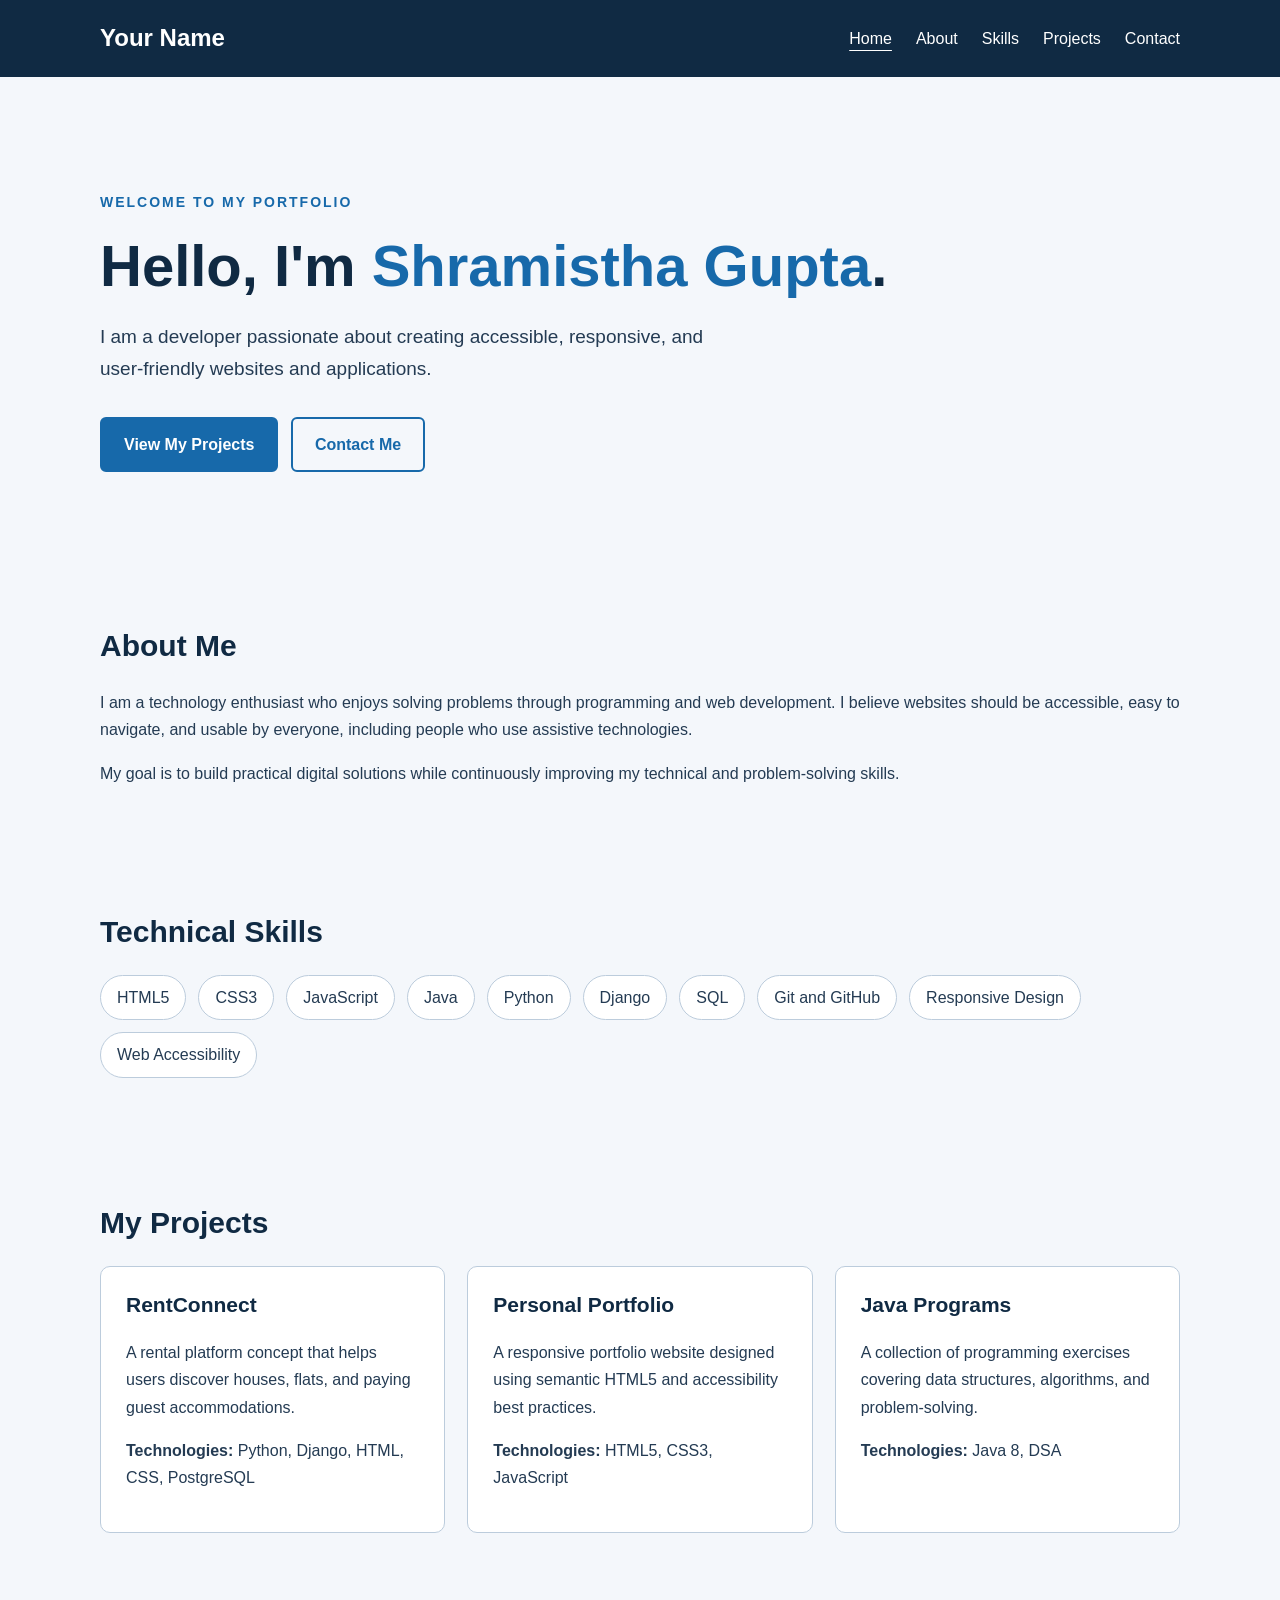
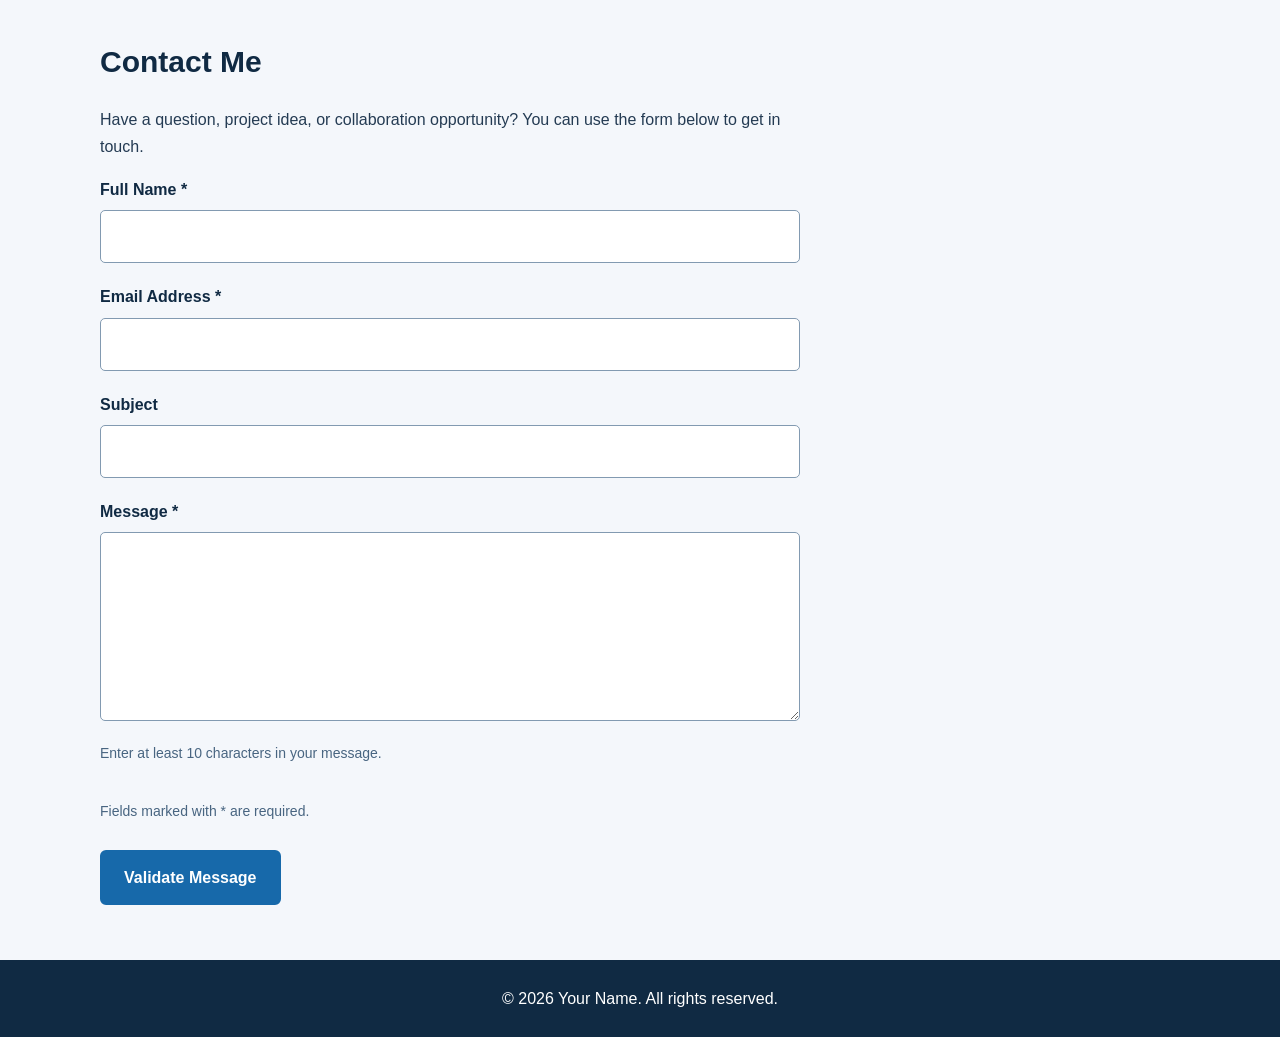
<file: Task1/T1.html>
<!DOCTYPE html>
<html lang="en">
<head>
    <meta charset="UTF-8">
    <meta name="viewport" content="width=device-width, initial-scale=1.0">

    <meta name="description" content="Explore my personal portfolio, projects, technical skills, and web development work. Contact me for collaboration and opportunities.">
    <meta name="author" content="Your Name">
    <meta name="robots" content="index, follow">
    <meta name="theme-color" content="#102a43">

    <title>Your Name | Personal Portfolio</title>

    <style>
        :root {
            --primary: #102a43;
            --secondary: #1769aa;
            --background: #f4f7fb;
            --surface: #ffffff;
            --text: #243b53;
            --muted: #486581;
            --border: #bcccdc;
            --focus: #b54708;
        }

        * {
            box-sizing: border-box;
        }

        html {
            scroll-behavior: smooth;
            scroll-padding-top: 90px;
        }

        body {
            margin: 0;
            font-family: Arial, Helvetica, sans-serif;
            background: var(--background);
            color: var(--text);
            font-size: 16px;
            line-height: 1.7;
        }

        a {
            color: var(--secondary);
            overflow-wrap: anywhere;
        }

        a:focus-visible,
        button:focus-visible,
        input:focus-visible,
        textarea:focus-visible {
            outline: 3px solid var(--focus);
            outline-offset: 4px;
        }

        .skip-link {
            position: absolute;
            top: 10px;
            left: 10px;
            z-index: 1000;
            padding: 10px 16px;
            background: white;
            color: var(--primary);
            transform: translateY(-200%);
        }

        .skip-link:focus {
            transform: translateY(0);
        }

        .container {
            width: min(1080px, calc(100% - 40px));
            margin: auto;
        }

        header.site-header {
            background: var(--primary);
            color: white;
        }

        nav {
            display: flex;
            justify-content: space-between;
            align-items: center;
            flex-wrap: wrap;
            gap: 15px;
            padding: 18px 0;
        }

        .logo {
            color: white;
            font-size: 24px;
            font-weight: bold;
            text-decoration: none;
        }

        .nav-links {
            display: flex;
            flex-wrap: wrap;
            gap: 10px 24px;
            padding: 0;
            margin: 0;
            list-style: none;
        }

        .nav-links a {
            display: inline-block;
            color: white;
            text-decoration: none;
            padding: 6px 0;
        }

        .nav-links a:hover,
        .nav-links a[aria-current="page"] {
            text-decoration: underline;
            text-underline-offset: 6px;
        }

        main {
            min-height: 65vh;
        }

        section {
            padding: 55px 0;
            scroll-margin-top: 20px;
        }

        .hero {
            padding: 100px 0;
            max-width: 800px;
        }

        .eyebrow {
            color: var(--secondary);
            font-size: 14px;
            font-weight: bold;
            letter-spacing: 2px;
        }

        h1,
        h2,
        h3 {
            color: var(--primary);
            line-height: 1.25;
        }

        h1 {
            font-size: clamp(36px, 6vw, 58px);
            margin: 15px 0;
        }

        h2 {
            font-size: 30px;
            margin-top: 0;
        }

        h3 {
            font-size: 21px;
        }

        .hero h1 span {
            color: var(--secondary);
        }

        .hero-description {
            max-width: 650px;
            font-size: 19px;
        }

        .button {
            display: inline-block;
            margin: 12px 8px 0 0;
            padding: 12px 22px;
            border: 2px solid var(--secondary);
            border-radius: 6px;
            background: var(--secondary);
            color: white;
            font: inherit;
            font-weight: bold;
            text-align: center;
            text-decoration: none;
            cursor: pointer;
        }

        .button:hover {
            background: #0b4f82;
            border-color: #0b4f82;
        }

        .button-outline {
            background: transparent;
            color: var(--secondary);
        }

        .button-outline:hover {
            color: white;
        }

        .skills {
            display: flex;
            flex-wrap: wrap;
            gap: 12px;
            padding: 0;
            list-style: none;
        }

        .skills li {
            padding: 8px 16px;
            border: 1px solid var(--border);
            border-radius: 30px;
            background: var(--surface);
        }

        .project-grid {
            display: grid;
            grid-template-columns: repeat(
                auto-fit,
                minmax(min(100%, 260px), 1fr)
            );
            gap: 22px;
        }

        .project-card {
            padding: 25px;
            border: 1px solid var(--border);
            border-radius: 10px;
            background: var(--surface);
            overflow-wrap: anywhere;
        }

        .project-card h3 {
            margin-top: 0;
        }

        .contact-section {
            max-width: 700px;
        }

        .form-group {
            display: grid;
            gap: 7px;
            margin-bottom: 20px;
        }

        label {
            color: var(--primary);
            font-weight: bold;
        }

        input,
        textarea {
            width: 100%;
            min-height: 48px;
            padding: 12px;
            border: 1px solid #829ab1;
            border-radius: 5px;
            background: white;
            color: var(--text);
            font: inherit;
        }

        textarea {
            min-height: 150px;
            resize: vertical;
        }

        .help-text,
        .required-note {
            color: var(--muted);
            font-size: 14px;
        }

        #form-status:empty {
            display: none;
        }

        #form-status {
            margin-top: 15px;
            font-weight: bold;
        }

        footer {
            padding: 25px 0;
            background: var(--primary);
            color: white;
            text-align: center;
        }

        footer p {
            margin: 0;
        }

        footer a {
            color: white;
        }

        @media (max-width: 600px) {
            nav {
                align-items: flex-start;
                flex-direction: column;
            }

            .nav-links {
                gap: 8px 18px;
            }

            .hero {
                padding: 65px 0;
            }

            section {
                padding: 40px 0;
            }

            .button {
                margin-right: 0;
            }
        }

        @media (prefers-reduced-motion: reduce) {
            html {
                scroll-behavior: auto;
            }

            *,
            *::before,
            *::after {
                scroll-behavior: auto !important;
                animation-duration: 0.01ms !important;
                transition-duration: 0.01ms !important;
            }
        }
    </style>
</head>

<body>
    <a class="skip-link" href="#main-content">
        Skip to main content
    </a>

    <header class="site-header">
        <div class="container">
            <nav aria-label="Main navigation">
                <a class="logo" href="#home" aria-label="Your Name, home">
                    Your Name
                </a>

                <ul class="nav-links">
                    <li>
                        <a href="#home" aria-current="page">Home</a>
                    </li>
                    <li><a href="#about">About</a></li>
                    <li><a href="#skills">Skills</a></li>
                    <li><a href="#projects">Projects</a></li>
                    <li><a href="#contact">Contact</a></li>
                </ul>
            </nav>
        </div>
    </header>

    <main id="main-content" class="container">

        <section id="home" class="hero" aria-labelledby="home-title">
            <p class="eyebrow">WELCOME TO MY PORTFOLIO</p>

            <h1 id="home-title">
                Hello, I'm <span>Shramistha Gupta</span>.
            </h1>

            <p class="hero-description">
                I am a developer passionate about creating accessible,
                responsive, and user-friendly websites and applications.
            </p>

            <a class="button" href="#projects">View My Projects</a>
            <a class="button button-outline" href="#contact">Contact Me</a>
        </section>

        <section id="about" aria-labelledby="about-title">
            <h2 id="about-title">About Me</h2>

            <p>
                I am a technology enthusiast who enjoys solving problems
                through programming and web development. I believe websites
                should be accessible, easy to navigate, and usable by
                everyone, including people who use assistive technologies.
            </p>

            <p>
                My goal is to build practical digital solutions while
                continuously improving my technical and problem-solving skills.
            </p>
        </section>

        <section id="skills" aria-labelledby="skills-title">
            <h2 id="skills-title">Technical Skills</h2>

            <ul class="skills" aria-label="My technical skills">
                <li>HTML5</li>
                <li>CSS3</li>
                <li>JavaScript</li>
                <li>Java</li>
                <li>Python</li>
                <li>Django</li>
                <li>SQL</li>
                <li>Git and GitHub</li>
                <li>Responsive Design</li>
                <li>Web Accessibility</li>
            </ul>
        </section>

        <section id="projects" aria-labelledby="projects-title">
            <h2 id="projects-title">My Projects</h2>

            <div class="project-grid">

                <article class="project-card">
                    <h3>RentConnect</h3>

                    <p>
                        A rental platform concept that helps users discover
                        houses, flats, and paying guest accommodations.
                    </p>

                    <p><strong>Technologies:</strong> Python, Django, HTML, CSS, PostgreSQL</p>
                </article>

                <article class="project-card">
                    <h3>Personal Portfolio</h3>

                    <p>
                        A responsive portfolio website designed using
                        semantic HTML5 and accessibility best practices.
                    </p>

                    <p><strong>Technologies:</strong> HTML5, CSS3, JavaScript</p>
                </article>

                <article class="project-card">
                    <h3>Java Programs</h3>

                    <p>
                        A collection of programming exercises covering
                        data structures, algorithms, and problem-solving.
                    </p>

                    <p><strong>Technologies:</strong> Java 8, DSA</p>
                </article>

            </div>
        </section>

        <section id="contact" aria-labelledby="contact-title">
            <div class="contact-section">
                <h2 id="contact-title">Contact Me</h2>

                <p>
                    Have a question, project idea, or collaboration
                    opportunity? You can use the form below to get in touch.
                </p>

                <form id="contact-form">
                    <div class="form-group">
                        <label for="name">
                            Full Name <span aria-hidden="true">*</span>
                        </label>

                        <input
                            type="text"
                            id="name"
                            name="name"
                            autocomplete="name"
                            minlength="2"
                            maxlength="100"
                            required
                        >
                    </div>

                    <div class="form-group">
                        <label for="email">
                            Email Address <span aria-hidden="true">*</span>
                        </label>

                        <input
                            type="email"
                            id="email"
                            name="email"
                            autocomplete="email"
                            maxlength="254"
                            required
                        >
                    </div>

                    <div class="form-group">
                        <label for="subject">Subject</label>

                        <input
                            type="text"
                            id="subject"
                            name="subject"
                            maxlength="150"
                        >
                    </div>

                    <div class="form-group">
                        <label for="message">
                            Message <span aria-hidden="true">*</span>
                        </label>

                        <textarea
                            id="message"
                            name="message"
                            rows="6"
                            minlength="10"
                            maxlength="5000"
                            aria-describedby="message-help"
                            required
                        ></textarea>

                        <p id="message-help" class="help-text">
                            Enter at least 10 characters in your message.
                        </p>
                    </div>

                    <p class="required-note">
                        Fields marked with * are required.
                    </p>

                    <button class="button" type="submit">
                        Validate Message
                    </button>

                    <p
                        id="form-status"
                        role="status"
                        aria-live="polite"
                        tabindex="-1"
                    ></p>
                </form>
            </div>
        </section>

    </main>

    <footer>
        <div class="container">
            <p>
                &copy; <span id="current-year">2026</span> Your Name.
                All rights reserved.
            </p>
        </div>
    </footer>

    <script>
        "use strict";

        document.addEventListener("DOMContentLoaded", function () {
            const year = document.getElementById("current-year");
            const form = document.getElementById("contact-form");
            const status = document.getElementById("form-status");

            year.textContent = new Date().getFullYear();

            form.addEventListener("submit", function (event) {
                event.preventDefault();

                if (!form.reportValidity()) {
                    status.textContent =
                        "Please correct the highlighted fields.";
                    return;
                }

                status.textContent =
                    "Your form is valid. No message has been sent because a server is not connected.";
            });
        });
    </script>
</body>
</html>
</file>
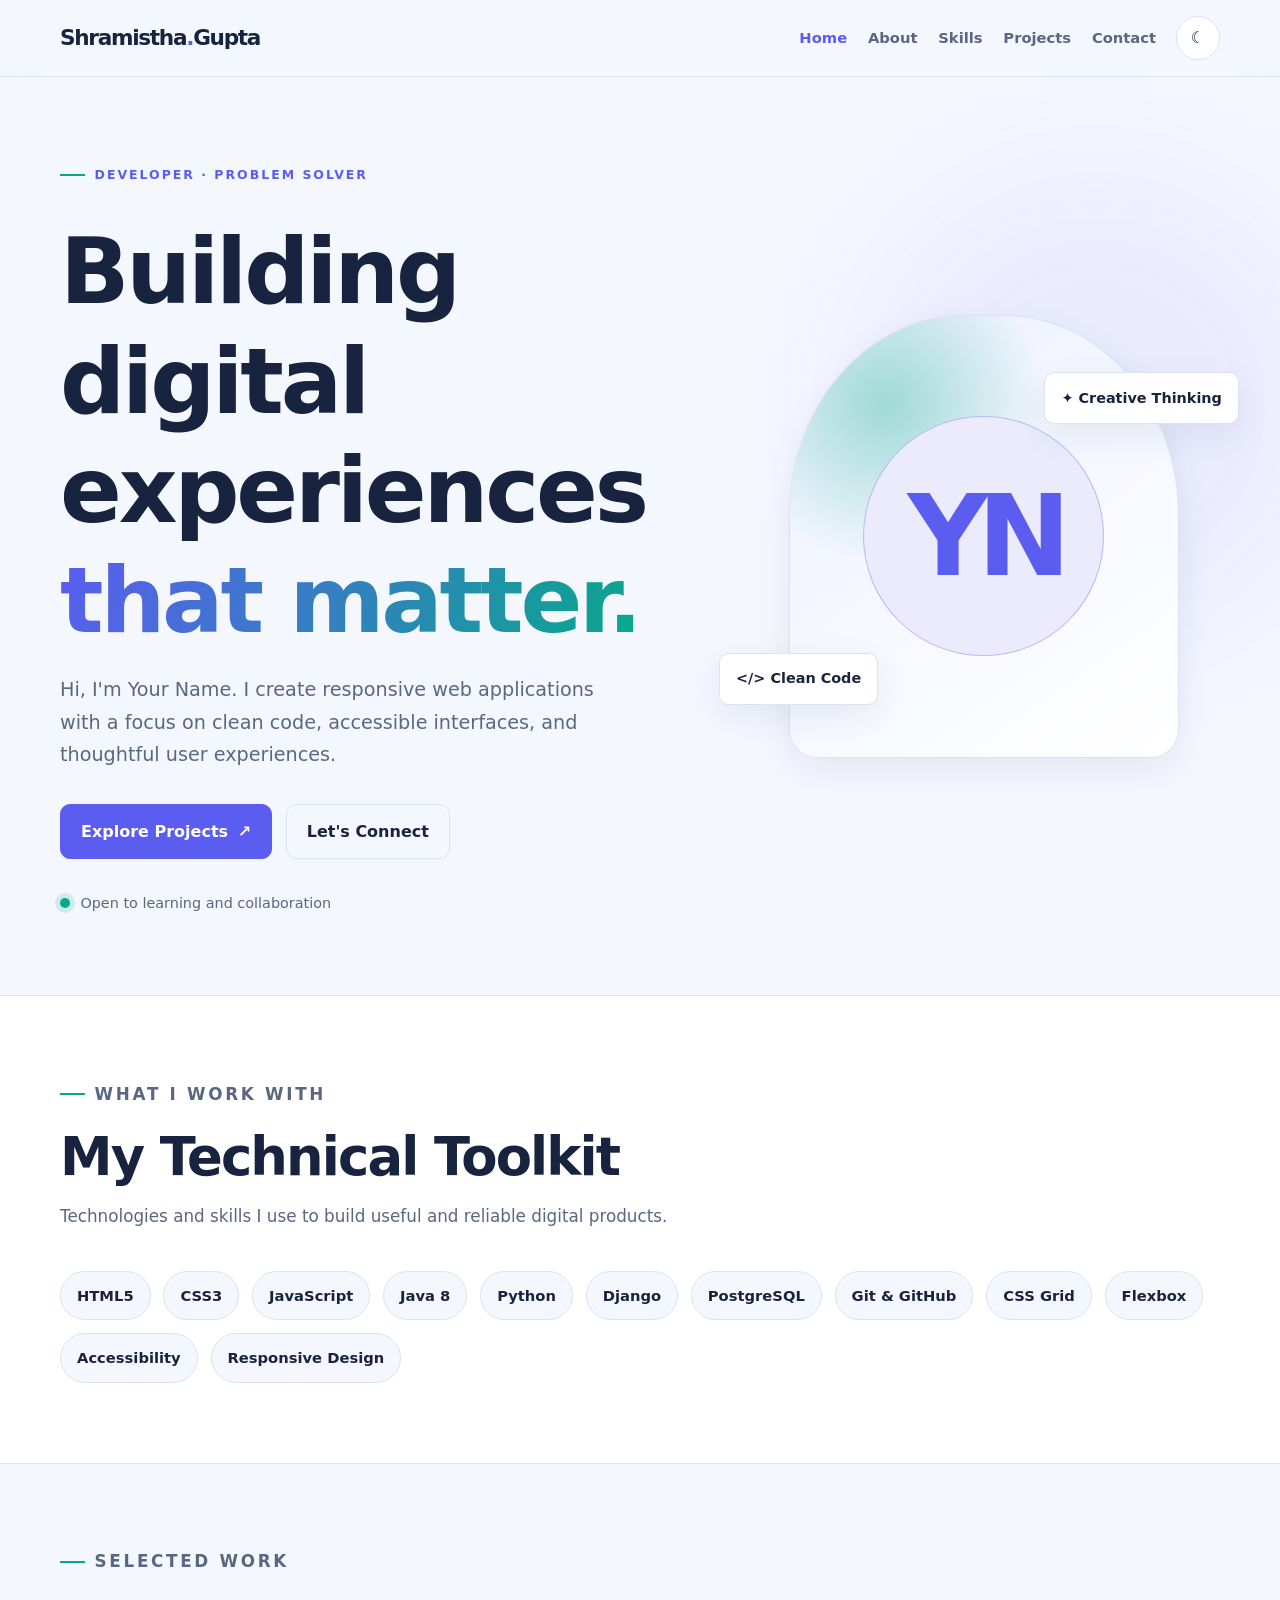
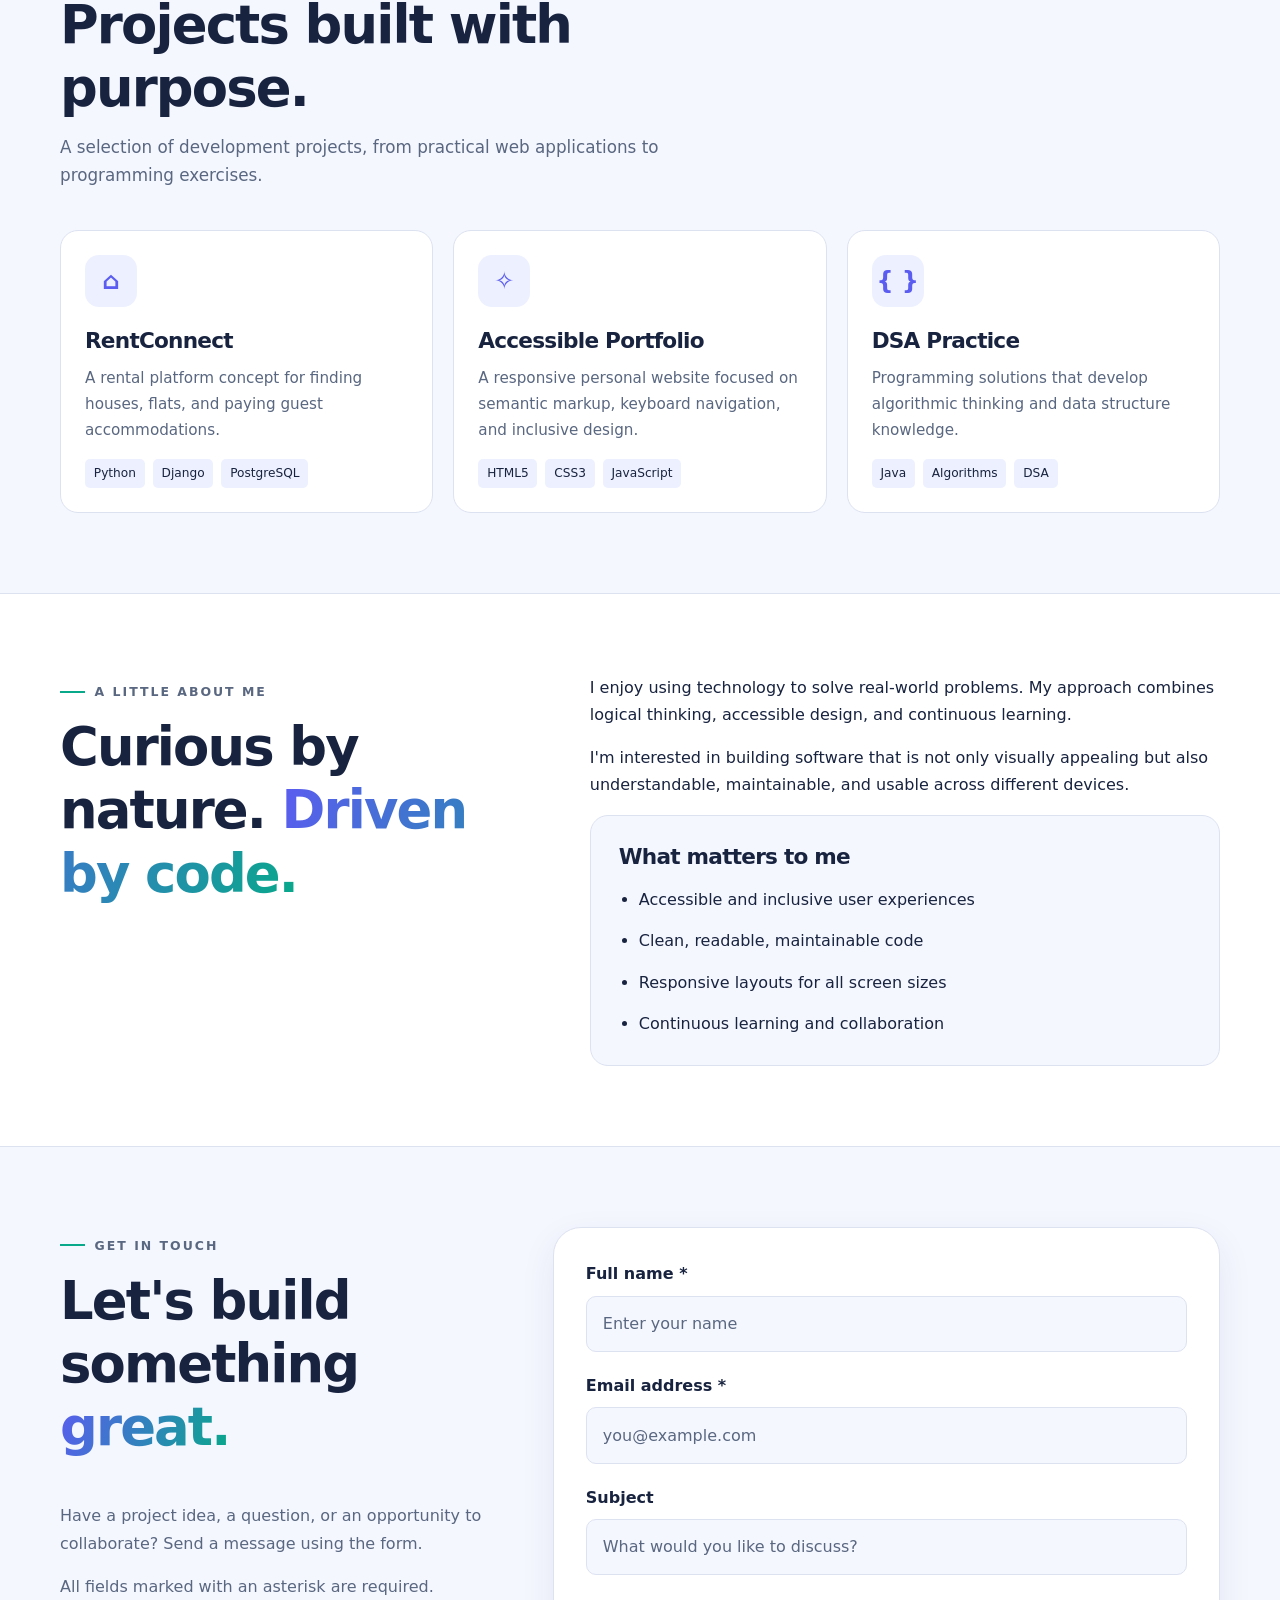
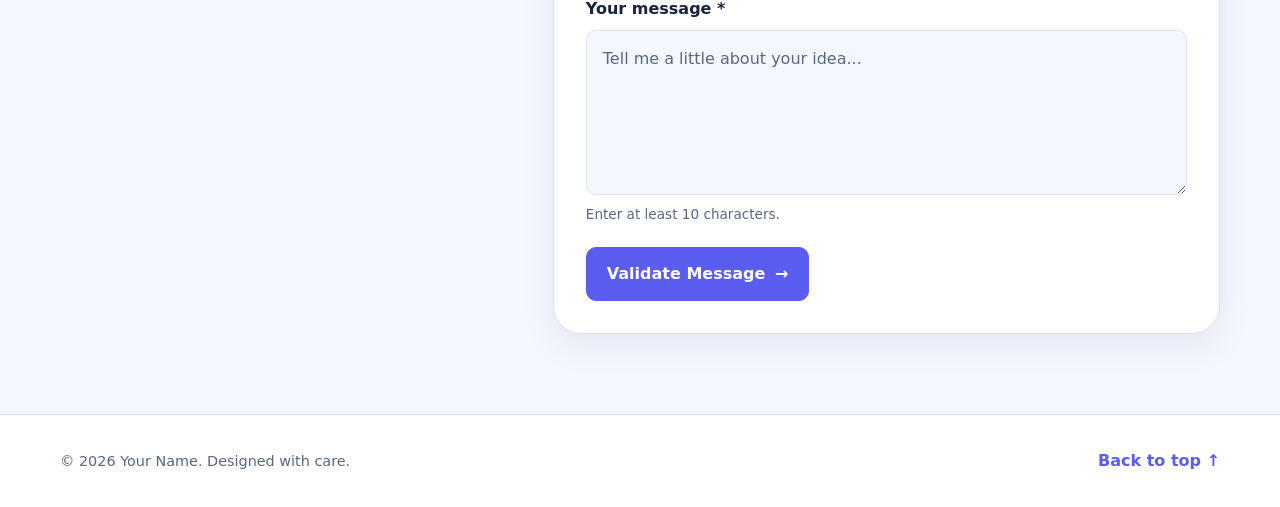
<file: Task2/T2.html>
<!DOCTYPE html>
<html lang="en" data-theme="light">
<head>
    <meta charset="UTF-8">
    <meta name="viewport" content="width=device-width, initial-scale=1.0">

    <meta name="description" content="Explore my developer portfolio, technical skills, projects, and accessible web design work.">
    <meta name="author" content="Your Name">
    <meta name="theme-color" content="#f5f7ff">

    <title>Your Name | Developer Portfolio</title>

    <style>
        /* =========================
           1. DESIGN TOKENS
        ========================= */

        :root {
            color-scheme: light;

            --bg: #f5f7ff;
            --surface: #ffffff;
            --surface-alt: #edf1ff;
            --text: #18233f;
            --muted: #596780;
            --primary: #5b5cf0;
            --primary-hover: #4546d9;
            --accent: #08a88a;
            --border: #dce2f0;
            --header-bg: rgba(245, 247, 255, 0.88);
            --shadow: 0 12px 35px rgba(31, 43, 91, 0.08);
            --focus: #b54708;

            --radius-sm: 10px;
            --radius-md: 18px;
            --radius-lg: 28px;

            --container: 1160px;
            --transition: 220ms ease;
        }

        html[data-theme="dark"] {
            color-scheme: dark;

            --bg: #0b1020;
            --surface: #131b2f;
            --surface-alt: #1b2540;
            --text: #edf1ff;
            --muted: #b2bfd8;
            --primary: #9b9cff;
            --primary-hover: #b9baff;
            --accent: #50e0bf;
            --border: #303c57;
            --header-bg: rgba(11, 16, 32, 0.9);
            --shadow: 0 12px 35px rgba(0, 0, 0, 0.22);
            --focus: #ffd166;
        }

        /* =========================
           2. RESET AND BASE
        ========================= */

        *,
        *::before,
        *::after {
            box-sizing: border-box;
        }

        html {
            scroll-behavior: smooth;
            scroll-padding-top: 90px;
        }

        body {
            margin: 0;
            background: var(--bg);
            color: var(--text);
            font-family: Inter, system-ui, -apple-system, BlinkMacSystemFont,
                "Segoe UI", sans-serif;
            font-size: 16px;
            line-height: 1.7;
            transition:
                background-color var(--transition),
                color var(--transition);
        }

        img,
        svg {
            max-width: 100%;
        }

        a {
            color: var(--primary);
            text-underline-offset: 5px;
            overflow-wrap: anywhere;
        }

        button,
        input,
        textarea {
            font: inherit;
        }

        button,
        a {
            -webkit-tap-highlight-color: transparent;
        }

        a:focus-visible,
        button:focus-visible,
        input:focus-visible,
        textarea:focus-visible {
            outline: 3px solid var(--focus);
            outline-offset: 4px;
        }

        h1,
        h2,
        h3,
        p {
            margin-top: 0;
        }

        h1,
        h2,
        h3 {
            line-height: 1.2;
            letter-spacing: -0.035em;
        }

        h1 {
            font-size: clamp(2.7rem, 8vw, 5.7rem);
        }

        h2 {
            font-size: clamp(2rem, 5vw, 3.3rem);
        }

        h3 {
            font-size: 1.35rem;
        }

        ::selection {
            background: var(--primary);
            color: white;
        }

        .container {
            width: min(var(--container), calc(100% - 2rem));
            margin-inline: auto;
        }

        .section {
            padding-block: 5rem;
        }

        .section-heading {
            max-width: 700px;
            margin-bottom: 2.5rem;
        }

        .section-heading h2 {
            margin-bottom: 0.85rem;
        }

        .section-heading p {
            color: var(--muted);
            font-size: 1.05rem;
        }

        .eyebrow {
            display: inline-flex;
            align-items: center;
            gap: 0.6rem;
            color: var(--primary);
            font-size: 0.78rem;
            font-weight: 800;
            letter-spacing: 0.16em;
            text-transform: uppercase;
        }

        .eyebrow::before {
            content: "";
            width: 25px;
            height: 2px;
            background: var(--accent);
        }

        .gradient-text {
            color: var(--primary);
            background: linear-gradient(110deg, var(--primary), var(--accent));
            background-clip: text;
            -webkit-background-clip: text;
            -webkit-text-fill-color: transparent;
        }

        .skip-link {
            position: fixed;
            top: 1rem;
            left: 1rem;
            z-index: 1000;
            padding: 0.8rem 1rem;
            border-radius: var(--radius-sm);
            background: var(--surface);
            color: var(--text);
            transform: translateY(-200%);
        }

        .skip-link:focus {
            transform: translateY(0);
        }

        /* =========================
           3. HEADER AND NAVIGATION
        ========================= */

        .site-header {
            position: sticky;
            top: 0;
            z-index: 100;
            background: var(--header-bg);
            border-bottom: 1px solid var(--border);
            backdrop-filter: blur(16px);
            -webkit-backdrop-filter: blur(16px);
        }

        .navigation {
            min-height: 76px;
            display: flex;
            align-items: center;
            justify-content: space-between;
            gap: 1rem;
        }

        .logo {
            color: var(--text);
            font-size: 1.35rem;
            font-weight: 900;
            letter-spacing: -0.06em;
            text-decoration: none;
        }

        .logo span {
            color: var(--primary);
        }

        .nav-right {
            display: flex;
            align-items: center;
            gap: 1.25rem;
        }

        .nav-links {
            display: flex;
            align-items: center;
            flex-wrap: wrap;
            gap: 1.3rem;
            padding: 0;
            margin: 0;
            list-style: none;
        }

        .nav-links a {
            color: var(--muted);
            font-size: 0.92rem;
            font-weight: 650;
            text-decoration: none;
            transition: color var(--transition);
        }

        .nav-links a:hover,
        .nav-links a[aria-current="location"] {
            color: var(--primary);
        }

        .theme-toggle {
            width: 44px;
            height: 44px;
            display: grid;
            place-items: center;
            flex-shrink: 0;
            border: 1px solid var(--border);
            border-radius: 50%;
            background: var(--surface);
            color: var(--text);
            cursor: pointer;
            transition:
                transform var(--transition),
                background-color var(--transition);
        }

        .theme-toggle:hover {
            transform: rotate(12deg);
        }

        /* =========================
           4. BUTTONS
        ========================= */

        .button {
            display: inline-flex;
            align-items: center;
            justify-content: center;
            gap: 0.6rem;
            min-height: 48px;
            padding: 0.8rem 1.25rem;
            border: 1px solid var(--primary);
            border-radius: var(--radius-sm);
            background: var(--primary);
            color: #ffffff;
            font-weight: 750;
            text-align: center;
            text-decoration: none;
            cursor: pointer;
            transition:
                transform var(--transition),
                box-shadow var(--transition),
                background-color var(--transition);
        }

        html[data-theme="dark"] .button {
            color: #11162a;
        }

        .button:hover {
            transform: translateY(-3px);
            box-shadow: var(--shadow);
        }

        .button-outline {
            background: transparent;
            color: var(--text);
            border-color: var(--border);
        }

        .button-outline:hover {
            background: var(--surface-alt);
        }

        /* =========================
           5. HERO: CSS GRID
        ========================= */

        .hero {
            position: relative;
            isolation: isolate;
            display: grid;
            grid-template-columns: minmax(0, 1.15fr) minmax(260px, 0.85fr);
            align-items: center;
            gap: 3rem;
            min-height: min(760px, calc(100svh - 76px));
            padding-block: 5rem;
        }

        .hero::before {
            content: "";
            position: absolute;
            top: 10%;
            right: -10%;
            z-index: -1;
            width: min(480px, 60vw);
            aspect-ratio: 1;
            border-radius: 50%;
            background: var(--primary);
            opacity: 0.07;
            filter: blur(65px);
        }

        .hero-copy {
            min-width: 0;
        }

        .hero-copy h1 {
            margin-block: 1.2rem;
        }

        .hero-copy > p:not(.eyebrow) {
            max-width: 570px;
            color: var(--muted);
            font-size: clamp(1rem, 2vw, 1.2rem);
        }

        .hero-actions {
            display: flex;
            flex-wrap: wrap;
            gap: 0.85rem;
            margin-top: 2rem;
        }

        .availability {
            display: flex;
            align-items: center;
            gap: 0.65rem;
            margin-top: 2rem;
            color: var(--muted);
            font-size: 0.9rem;
        }

        .availability-dot {
            width: 10px;
            height: 10px;
            border-radius: 50%;
            background: var(--accent);
            box-shadow: 0 0 0 5px color-mix(in srgb, var(--accent) 16%, transparent);
        }

        .hero-visual {
            position: relative;
            display: grid;
            place-items: center;
            min-width: 0;
        }

        .visual-card {
            width: min(100%, 390px);
            aspect-ratio: 0.88;
            display: grid;
            place-items: center;
            overflow: hidden;
            border: 1px solid var(--border);
            border-radius: 45% 45% 28px 28px;
            background:
                radial-gradient(circle at 25% 20%, color-mix(in srgb, var(--accent) 35%, transparent), transparent 35%),
                linear-gradient(145deg, var(--surface-alt), var(--surface));
            box-shadow: var(--shadow);
        }

        .visual-initials {
            display: grid;
            place-items: center;
            width: 62%;
            aspect-ratio: 1;
            border: 1px solid color-mix(in srgb, var(--primary) 35%, transparent);
            border-radius: 50%;
            background: color-mix(in srgb, var(--primary) 12%, var(--surface));
            color: var(--primary);
            font-size: clamp(4rem, 9vw, 7rem);
            font-weight: 900;
            letter-spacing: -0.1em;
        }

        .floating-chip {
            position: absolute;
            padding: 0.8rem 1rem;
            border: 1px solid var(--border);
            border-radius: var(--radius-sm);
            background: var(--surface);
            box-shadow: var(--shadow);
            color: var(--text);
            font-size: 0.9rem;
            font-weight: 750;
        }

        .chip-top {
            top: 13%;
            right: -4%;
        }

        .chip-bottom {
            bottom: 12%;
            left: -6%;
        }

        /* =========================
           6. SKILLS: FLEXBOX
        ========================= */

        .skills-section {
            border-block: 1px solid var(--border);
            background: var(--surface);
        }

        .skills-list {
            display: flex;
            flex-wrap: wrap;
            gap: 0.8rem;
            padding: 0;
            margin: 0;
            list-style: none;
        }

        .skills-list li {
            padding: 0.7rem 1rem;
            border: 1px solid var(--border);
            border-radius: 999px;
            background: var(--bg);
            color: var(--text);
            font-size: 0.92rem;
            font-weight: 650;
            transition:
                border-color var(--transition),
                transform var(--transition);
        }

        .skills-list li:hover {
            transform: translateY(-3px);
            border-color: var(--primary);
        }

        /* =========================
           7. PROJECTS: CSS GRID
        ========================= */

        .project-grid {
            display: grid;
            grid-template-columns: repeat(3, minmax(0, 1fr));
            gap: 1.25rem;
        }

        .project-card {
            position: relative;
            display: flex;
            flex-direction: column;
            min-width: 0;
            padding: 1.5rem;
            border: 1px solid var(--border);
            border-radius: var(--radius-md);
            background: var(--surface);
            box-shadow: 0 0 0 transparent;
            transition:
                transform var(--transition),
                box-shadow var(--transition),
                border-color var(--transition);
        }

        .project-card:hover {
            transform: translateY(-7px);
            border-color: var(--primary);
            box-shadow: var(--shadow);
        }

        .project-icon {
            display: grid;
            place-items: center;
            width: 52px;
            height: 52px;
            margin-bottom: 1.3rem;
            border-radius: 14px;
            background: var(--surface-alt);
            color: var(--primary);
            font-size: 1.5rem;
            font-weight: 900;
        }

        .project-card h3 {
            margin-bottom: 0.8rem;
        }

        .project-card p {
            color: var(--muted);
            font-size: 0.95rem;
        }

        .tag-list {
            display: flex;
            flex-wrap: wrap;
            gap: 0.5rem;
            padding: 0;
            margin: auto 0 0;
            list-style: none;
        }

        .tag-list li {
            padding: 0.25rem 0.55rem;
            border-radius: 5px;
            background: var(--surface-alt);
            color: var(--text);
            font-size: 0.76rem;
        }

        /* =========================
           8. ABOUT / EXPERIENCE
        ========================= */

        .about-section {
            background: var(--surface);
            border-block: 1px solid var(--border);
        }

        .about-grid {
            display: grid;
            grid-template-columns: minmax(0, 0.85fr) minmax(0, 1.15fr);
            align-items: start;
            gap: 4rem;
        }

        .about-copy p {
            color: var(--muted);
        }

        .about-panel {
            padding: 1.75rem;
            border: 1px solid var(--border);
            border-radius: var(--radius-md);
            background: var(--bg);
        }

        .about-panel h3 {
            margin-bottom: 1rem;
        }

        .about-panel ul {
            display: grid;
            gap: 0.9rem;
            padding-left: 1.25rem;
            margin-bottom: 0;
        }

        /* =========================
           9. CONTACT FORM
        ========================= */

        .contact-grid {
            display: grid;
            grid-template-columns: minmax(0, 0.8fr) minmax(0, 1.2fr);
            gap: 3rem;
            align-items: start;
        }

        .contact-copy p {
            color: var(--muted);
        }

        .contact-form {
            padding: clamp(1.2rem, 4vw, 2rem);
            border: 1px solid var(--border);
            border-radius: var(--radius-lg);
            background: var(--surface);
            box-shadow: var(--shadow);
        }

        .form-group {
            display: grid;
            gap: 0.5rem;
            margin-bottom: 1.25rem;
        }

        label {
            font-weight: 750;
        }

        input,
        textarea {
            width: 100%;
            min-height: 48px;
            padding: 0.85rem 1rem;
            border: 1px solid var(--border);
            border-radius: var(--radius-sm);
            background: var(--bg);
            color: var(--text);
            font: inherit;
        }

        textarea {
            min-height: 150px;
            resize: vertical;
        }

        input::placeholder,
        textarea::placeholder {
            color: var(--muted);
            opacity: 1;
        }

        .field-help {
            color: var(--muted);
            font-size: 0.85rem;
        }

        #form-status:empty {
            display: none;
        }

        #form-status {
            margin-top: 1rem;
            padding: 0.8rem;
            border-radius: var(--radius-sm);
            background: var(--surface-alt);
            overflow-wrap: anywhere;
        }

        /* =========================
           10. FOOTER
        ========================= */

        .site-footer {
            padding-block: 2rem;
            border-top: 1px solid var(--border);
            background: var(--surface);
        }

        .footer-inner {
            display: flex;
            align-items: center;
            justify-content: space-between;
            flex-wrap: wrap;
            gap: 1rem;
        }

        .footer-inner p {
            margin: 0;
            color: var(--muted);
            font-size: 0.9rem;
        }

        .back-to-top {
            font-weight: 750;
            text-decoration: none;
        }

        /* =========================
           11. RESPONSIVE BREAKPOINTS
        ========================= */

        /* Small screens first: stack major layouts */
        @media (max-width: 760px) {
            .navigation {
                align-items: flex-start;
                padding-block: 1rem;
            }

            .nav-right {
                width: 100%;
                justify-content: space-between;
            }

            .nav-links {
                gap: 0.6rem 1rem;
            }

            .hero {
                grid-template-columns: minmax(0, 1fr);
                min-height: auto;
                gap: 3rem;
                padding-block: 4rem;
            }

            .hero-copy {
                text-align: center;
            }

            .hero-copy > p:not(.eyebrow) {
                margin-inline: auto;
            }

            .hero-actions,
            .availability {
                justify-content: center;
            }

            .hero-visual {
                width: min(100%, 400px);
                margin-inline: auto;
            }

            .visual-card {
                max-width: 300px;
            }

            .chip-top {
                right: 0;
            }

            .chip-bottom {
                left: 0;
            }

            .project-grid {
                grid-template-columns: repeat(2, minmax(0, 1fr));
            }

            .about-grid,
            .contact-grid {
                grid-template-columns: minmax(0, 1fr);
                gap: 2rem;
            }

            .section {
                padding-block: 4rem;
            }
        }

        @media (max-width: 480px) {
            .container {
                width: min(100% - 1.25rem, var(--container));
            }

            .nav-right {
                align-items: flex-start;
                gap: 0.7rem;
            }

            .nav-links {
                display: grid;
                grid-template-columns: repeat(3, auto);
                gap: 0.5rem 1rem;
            }

            .hero {
                padding-block: 3rem;
            }

            .hero-actions {
                flex-direction: column;
            }

            .hero-actions .button {
                width: 100%;
            }

            .project-grid {
                grid-template-columns: minmax(0, 1fr);
            }

            .project-card {
                padding: 1.25rem;
            }

            .footer-inner {
                align-items: flex-start;
                flex-direction: column;
            }

            .section {
                padding-block: 3rem;
            }
        }

        /* Honor operating-system accessibility preferences */
        @media (prefers-reduced-motion: reduce) {
            html {
                scroll-behavior: auto;
            }

            *,
            *::before,
            *::after {
                animation-duration: 0.01ms !important;
                animation-iteration-count: 1 !important;
                transition-duration: 0.01ms !important;
            }
        }

        @media (forced-colors: active) {
            .button,
            .project-card,
            .contact-form {
                border: 1px solid ButtonText;
            }
        }
    </style>
</head>

<body>
    <a class="skip-link" href="#main-content">
        Skip to main content
    </a>

    <header class="site-header">
        <div class="container navigation">
            <a href="#home" class="logo" aria-label="Your Name, home">
                Shramistha<span>.</span>Gupta
            </a>

            <div class="nav-right">
                <nav aria-label="Main navigation">
                    <ul class="nav-links">
                        <li><a href="#home" aria-current="location">Home</a></li>
                        <li><a href="#about">About</a></li>
                        <li><a href="#skills">Skills</a></li>
                        <li><a href="#projects">Projects</a></li>
                        <li><a href="#contact">Contact</a></li>
                    </ul>
                </nav>

                <button
                    id="theme-toggle"
                    class="theme-toggle"
                    type="button"
                    aria-label="Switch to dark theme"
                    aria-pressed="false"
                >
                    <span id="theme-icon" aria-hidden="true">☾</span>
                </button>
            </div>
        </div>
    </header>

    <main id="main-content">

        <section id="home" class="container hero" aria-labelledby="hero-title">
            <div class="hero-copy">
                <p class="eyebrow">Developer · Problem Solver</p>

                <h1 id="hero-title">
                    Building digital experiences
                    <span class="gradient-text">that matter.</span>
                </h1>

                <p>
                    Hi, I'm Your Name. I create responsive web applications
                    with a focus on clean code, accessible interfaces, and
                    thoughtful user experiences.
                </p>

                <div class="hero-actions">
                    <a class="button" href="#projects">
                        Explore Projects <span aria-hidden="true">↗</span>
                    </a>

                    <a class="button button-outline" href="#contact">
                        Let's Connect
                    </a>
                </div>

                <div class="availability">
                    <span class="availability-dot" aria-hidden="true"></span>
                    <span>Open to learning and collaboration</span>
                </div>
            </div>

            <div class="hero-visual" aria-label="Personal portfolio graphic">
                <div class="visual-card">
                    <div class="visual-initials" aria-hidden="true">YN</div>
                </div>

                <div class="floating-chip chip-top">
                    ✦ Creative Thinking
                </div>

                <div class="floating-chip chip-bottom">
                    &lt;/&gt; Clean Code
                </div>
            </div>
        </section>

        <section id="skills" class="skills-section section"
            aria-labelledby="skills-title">
            <div class="container">
                <div class="section-heading">
                    <p class="eyebrow">What I work with</p>
                    <h2 id="skills-title">My Technical Toolkit</h2>
                    <p>
                        Technologies and skills I use to build useful
                        and reliable digital products.
                    </p>
                </div>

                <ul class="skills-list">
                    <li>HTML5</li>
                    <li>CSS3</li>
                    <li>JavaScript</li>
                    <li>Java 8</li>
                    <li>Python</li>
                    <li>Django</li>
                    <li>PostgreSQL</li>
                    <li>Git &amp; GitHub</li>
                    <li>CSS Grid</li>
                    <li>Flexbox</li>
                    <li>Accessibility</li>
                    <li>Responsive Design</li>
                </ul>
            </div>
        </section>

        <section id="projects" class="container section"
            aria-labelledby="projects-title">
            <div class="section-heading">
                <p class="eyebrow">Selected work</p>
                <h2 id="projects-title">
                    Projects built with purpose.
                </h2>
                <p>
                    A selection of development projects, from practical
                    web applications to programming exercises.
                </p>
            </div>

            <div class="project-grid">
                <article class="project-card">
                    <div class="project-icon" aria-hidden="true">⌂</div>
                    <h3>RentConnect</h3>
                    <p>
                        A rental platform concept for finding houses,
                        flats, and paying guest accommodations.
                    </p>
                    <ul class="tag-list" aria-label="Technologies used">
                        <li>Python</li>
                        <li>Django</li>
                        <li>PostgreSQL</li>
                    </ul>
                </article>

                <article class="project-card">
                    <div class="project-icon" aria-hidden="true">✧</div>
                    <h3>Accessible Portfolio</h3>
                    <p>
                        A responsive personal website focused on semantic
                        markup, keyboard navigation, and inclusive design.
                    </p>
                    <ul class="tag-list" aria-label="Technologies used">
                        <li>HTML5</li>
                        <li>CSS3</li>
                        <li>JavaScript</li>
                    </ul>
                </article>

                <article class="project-card">
                    <div class="project-icon" aria-hidden="true">{ }</div>
                    <h3>DSA Practice</h3>
                    <p>
                        Programming solutions that develop algorithmic
                        thinking and data structure knowledge.
                    </p>
                    <ul class="tag-list" aria-label="Technologies used">
                        <li>Java</li>
                        <li>Algorithms</li>
                        <li>DSA</li>
                    </ul>
                </article>
            </div>
        </section>

        <section id="about" class="about-section section"
            aria-labelledby="about-title">
            <div class="container about-grid">
                <div class="about-copy">
                    <p class="eyebrow">A little about me</p>
                    <h2 id="about-title">
                        Curious by nature.
                        <span class="gradient-text">Driven by code.</span>
                    </h2>
                </div>

                <div>
                    <p>
                        I enjoy using technology to solve real-world
                        problems. My approach combines logical thinking,
                        accessible design, and continuous learning.
                    </p>

                    <p>
                        I'm interested in building software that is not
                        only visually appealing but also understandable,
                        maintainable, and usable across different devices.
                    </p>

                    <div class="about-panel">
                        <h3>What matters to me</h3>
                        <ul>
                            <li>Accessible and inclusive user experiences</li>
                            <li>Clean, readable, maintainable code</li>
                            <li>Responsive layouts for all screen sizes</li>
                            <li>Continuous learning and collaboration</li>
                        </ul>
                    </div>
                </div>
            </div>
        </section>

        <section id="contact" class="container section"
            aria-labelledby="contact-title">
            <div class="contact-grid">
                <div class="contact-copy">
                    <p class="eyebrow">Get in touch</p>
                    <h2 id="contact-title">
                        Let's build something
                        <span class="gradient-text">great.</span>
                    </h2>
                    <p>
                        Have a project idea, a question, or an opportunity
                        to collaborate? Send a message using the form.
                    </p>
                    <p>
                        All fields marked with an asterisk are required.
                    </p>
                </div>

                <form id="contact-form" class="contact-form">
                    <div class="form-group">
                        <label for="name">
                            Full name <span aria-hidden="true">*</span>
                        </label>
                        <input
                            id="name"
                            name="name"
                            type="text"
                            autocomplete="name"
                            minlength="2"
                            maxlength="100"
                            placeholder="Enter your name"
                            required
                        >
                    </div>

                    <div class="form-group">
                        <label for="email">
                            Email address <span aria-hidden="true">*</span>
                        </label>
                        <input
                            id="email"
                            name="email"
                            type="email"
                            autocomplete="email"
                            maxlength="254"
                            placeholder="you@example.com"
                            required
                        >
                    </div>

                    <div class="form-group">
                        <label for="subject">Subject</label>
                        <input
                            id="subject"
                            name="subject"
                            type="text"
                            maxlength="150"
                            placeholder="What would you like to discuss?"
                        >
                    </div>

                    <div class="form-group">
                        <label for="message">
                            Your message <span aria-hidden="true">*</span>
                        </label>
                        <textarea
                            id="message"
                            name="message"
                            rows="5"
                            minlength="10"
                            maxlength="5000"
                            placeholder="Tell me a little about your idea..."
                            aria-describedby="message-help"
                            required
                        ></textarea>
                        <span id="message-help" class="field-help">
                            Enter at least 10 characters.
                        </span>
                    </div>

                    <button class="button" type="submit">
                        Validate Message <span aria-hidden="true">→</span>
                    </button>

                    <p id="form-status" role="status" aria-live="polite"
                        tabindex="-1"></p>
                </form>
            </div>
        </section>

    </main>

    <footer class="site-footer">
        <div class="container footer-inner">
            <p>
                &copy; <span id="current-year">2026</span> Your Name.
                Designed with care.
            </p>

            <a class="back-to-top" href="#home">
                Back to top ↑
            </a>
        </div>
    </footer>

    <script>
        "use strict";

        const root = document.documentElement;
        const themeToggle = document.getElementById("theme-toggle");
        const themeIcon = document.getElementById("theme-icon");
        const currentYear = document.getElementById("current-year");
        const contactForm = document.getElementById("contact-form");
        const formStatus = document.getElementById("form-status");

        currentYear.textContent = new Date().getFullYear();

        function setTheme(theme) {
            root.setAttribute("data-theme", theme);

            const darkMode = theme === "dark";

            themeToggle.setAttribute(
                "aria-label",
                darkMode ? "Switch to light theme" : "Switch to dark theme"
            );

            themeToggle.setAttribute("aria-pressed", String(darkMode));
            themeIcon.textContent = darkMode ? "☀" : "☾";

            const themeColor = document.querySelector(
                'meta[name="theme-color"]'
            );

            themeColor.setAttribute(
                "content",
                darkMode ? "#0b1020" : "#f5f7ff"
            );
        }

        let savedTheme = null;

        try {
            savedTheme = localStorage.getItem("portfolio-theme");
        } catch (error) {
            savedTheme = null;
        }

        const preferredTheme =
            savedTheme ||
            (window.matchMedia("(prefers-color-scheme: dark)").matches
                ? "dark"
                : "light");

        setTheme(preferredTheme);

        themeToggle.addEventListener("click", function () {
            const currentTheme = root.getAttribute("data-theme");
            const nextTheme = currentTheme === "dark" ? "light" : "dark";

            setTheme(nextTheme);

            try {
                localStorage.setItem("portfolio-theme", nextTheme);
            } catch (error) {
                // Theme switching still works when storage is unavailable.
            }
        });

        contactForm.addEventListener("submit", function (event) {
            event.preventDefault();

            if (!contactForm.reportValidity()) {
                formStatus.textContent =
                    "Please check the highlighted fields and try again.";
                return;
            }

            formStatus.textContent =
                "Your form is valid. No message has been sent because a backend is not connected.";
        });
    </script>
</body>
</html>
</file>
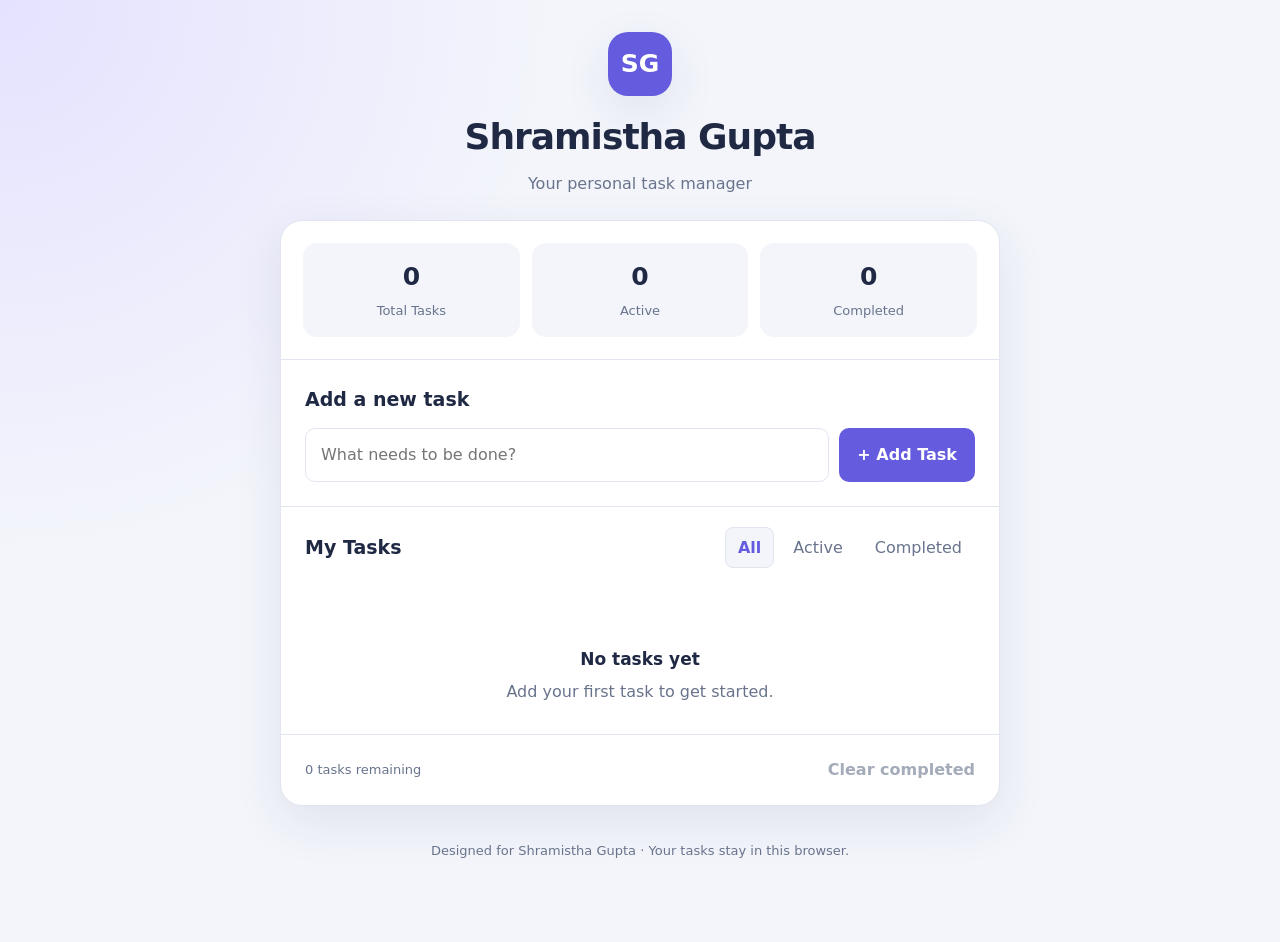
<file: Task3/T3.html>
<!DOCTYPE html>
<html lang="en">
<head>
    <meta charset="UTF-8">
    <meta name="viewport" content="width=device-width, initial-scale=1.0">
    <meta name="author" content="Shramistha Gupta">
    <meta name="description" content="Shramistha Gupta's interactive task manager for organizing daily tasks.">
    <title>Task Manager | Shramistha Gupta</title>

    <style>
        :root {
            color-scheme: light;
            --bg: #f3f5fb;
            --card: #ffffff;
            --text: #202944;
            --muted: #69748c;
            --primary: #645bdf;
            --primary-hover: #5147c6;
            --border: #e0e5ef;
            --danger: #d93653;
            --success: #14856a;
            --shadow: 0 16px 50px rgba(34, 44, 85, 0.09);
        }

        * {
            box-sizing: border-box;
        }

        body {
            margin: 0;
            min-height: 100vh;
            padding: 32px 16px;
            background:
                radial-gradient(circle at top left, #e5e2ff, transparent 35%),
                var(--bg);
            color: var(--text);
            font-family: system-ui, -apple-system, "Segoe UI", sans-serif;
            line-height: 1.6;
        }

        button,
        input {
            font: inherit;
        }

        button:focus-visible,
        input:focus-visible {
            outline: 3px solid #e39b21;
            outline-offset: 3px;
        }

        .app {
            width: min(100%, 720px);
            margin: 0 auto;
        }

        .profile {
            margin-bottom: 24px;
            text-align: center;
        }

        .avatar {
            display: grid;
            place-items: center;
            width: 64px;
            height: 64px;
            margin: 0 auto 12px;
            border-radius: 20px;
            background: var(--primary);
            color: white;
            font-size: 25px;
            font-weight: 800;
            box-shadow: var(--shadow);
        }

        .profile h1 {
            margin: 0;
            font-size: clamp(25px, 5vw, 36px);
            letter-spacing: -1px;
        }

        .profile p {
            margin: 5px 0 0;
            color: var(--muted);
        }

        .card {
            overflow: hidden;
            border: 1px solid var(--border);
            border-radius: 22px;
            background: var(--card);
            box-shadow: var(--shadow);
        }

        .summary {
            display: grid;
            grid-template-columns: repeat(3, 1fr);
            gap: 12px;
            padding: 22px;
            border-bottom: 1px solid var(--border);
        }

        .stat {
            padding: 14px 8px;
            border-radius: 14px;
            background: var(--bg);
            text-align: center;
        }

        .stat strong {
            display: block;
            font-size: 25px;
        }

        .stat span {
            color: var(--muted);
            font-size: 13px;
        }

        .add-section {
            padding: 24px;
            border-bottom: 1px solid var(--border);
        }

        .add-section h2 {
            margin: 0 0 14px;
            font-size: 19px;
        }

        .add-form {
            display: flex;
            gap: 10px;
        }

        .add-form input {
            width: 100%;
            min-width: 0;
            padding: 13px 15px;
            border: 1px solid var(--border);
            border-radius: 10px;
            background: var(--card);
            color: var(--text);
        }

        .primary-button {
            flex-shrink: 0;
            padding: 12px 18px;
            border: 0;
            border-radius: 10px;
            background: var(--primary);
            color: white;
            font-weight: 700;
            cursor: pointer;
        }

        .primary-button:hover {
            background: var(--primary-hover);
        }

        .toolbar {
            display: flex;
            justify-content: space-between;
            align-items: center;
            flex-wrap: wrap;
            gap: 14px;
            padding: 20px 24px 10px;
        }

        .toolbar h2 {
            margin: 0;
            font-size: 19px;
        }

        .filters {
            display: flex;
            flex-wrap: wrap;
            gap: 6px;
        }

        .filter-button {
            padding: 7px 12px;
            border: 1px solid transparent;
            border-radius: 8px;
            background: transparent;
            color: var(--muted);
            cursor: pointer;
        }

        .filter-button[aria-pressed="true"] {
            border-color: var(--border);
            background: var(--bg);
            color: var(--primary);
            font-weight: 750;
        }

        .task-list {
            display: grid;
            gap: 10px;
            padding: 14px 24px 24px;
            margin: 0;
            list-style: none;
        }

        .task-item {
            display: flex;
            align-items: center;
            gap: 12px;
            padding: 14px;
            border: 1px solid var(--border);
            border-radius: 12px;
            transition: border-color 160ms ease;
        }

        .task-item:hover {
            border-color: var(--primary);
        }

        .task-check {
            width: 20px;
            height: 20px;
            flex-shrink: 0;
            accent-color: var(--primary);
            cursor: pointer;
        }

        .task-content {
            flex: 1;
            min-width: 0;
        }

        .task-title {
            display: block;
            overflow-wrap: anywhere;
            font-weight: 600;
        }

        .task-item.completed .task-title {
            color: var(--muted);
            text-decoration: line-through;
        }

        .task-meta {
            display: block;
            margin-top: 3px;
            color: var(--muted);
            font-size: 12px;
        }

        .task-actions {
            display: flex;
            flex-shrink: 0;
            gap: 5px;
        }

        .icon-button {
            display: grid;
            place-items: center;
            width: 36px;
            height: 36px;
            border: 1px solid var(--border);
            border-radius: 8px;
            background: var(--card);
            color: var(--text);
            cursor: pointer;
        }

        .icon-button:hover {
            background: var(--bg);
        }

        .delete-button {
            color: var(--danger);
        }

        .empty-state {
            padding: 30px 15px;
            color: var(--muted);
            text-align: center;
        }

        .empty-state strong {
            display: block;
            margin-bottom: 5px;
            color: var(--text);
            font-size: 17px;
        }

        .bottom-bar {
            display: flex;
            justify-content: space-between;
            align-items: center;
            flex-wrap: wrap;
            gap: 12px;
            padding: 16px 24px;
            border-top: 1px solid var(--border);
        }

        .bottom-bar p {
            margin: 0;
            color: var(--muted);
            font-size: 13px;
        }

        .text-button {
            padding: 6px 0;
            border: 0;
            background: transparent;
            color: var(--danger);
            font-weight: 650;
            cursor: pointer;
        }

        .text-button:disabled {
            color: var(--muted);
            cursor: not-allowed;
            opacity: 0.6;
        }

        .footer {
            padding-top: 22px;
            color: var(--muted);
            font-size: 13px;
            text-align: center;
        }

        @media (max-width: 520px) {
            body {
                padding: 22px 10px;
            }

            .summary {
                gap: 7px;
                padding: 14px;
            }

            .stat strong {
                font-size: 21px;
            }

            .add-section {
                padding: 18px;
            }

            .add-form {
                flex-direction: column;
            }

            .add-form .primary-button {
                width: 100%;
            }

            .toolbar {
                align-items: flex-start;
                flex-direction: column;
                padding-inline: 18px;
            }

            .task-list {
                padding-inline: 12px;
            }

            .task-item {
                gap: 8px;
                padding: 10px;
            }

            .task-actions {
                flex-direction: column;
            }

            .bottom-bar {
                padding-inline: 18px;
            }
        }

        @media (prefers-reduced-motion: reduce) {
            *,
            *::before,
            *::after {
                scroll-behavior: auto !important;
                animation-duration: 0.01ms !important;
                transition-duration: 0.01ms !important;
            }
        }
    </style>
</head>

<body>
    <main class="app">
        <header class="profile">
            <div class="avatar" aria-hidden="true">SG</div>
            <h1>Shramistha Gupta</h1>
            <p>Your personal task manager</p>
        </header>

        <section class="card" aria-label="Task management application">
            <div class="summary" aria-label="Task statistics">
                <div class="stat">
                    <strong id="total-count">0</strong>
                    <span>Total Tasks</span>
                </div>
                <div class="stat">
                    <strong id="active-count">0</strong>
                    <span>Active</span>
                </div>
                <div class="stat">
                    <strong id="completed-count">0</strong>
                    <span>Completed</span>
                </div>
            </div>

            <section class="add-section" aria-labelledby="add-title">
                <h2 id="add-title">Add a new task</h2>

                <form id="task-form" class="add-form">
                    <label for="task-input" hidden>Task description</label>
                    <input
                        id="task-input"
                        name="task"
                        type="text"
                        placeholder="What needs to be done?"
                        maxlength="200"
                        autocomplete="off"
                        required
                    >
                    <button class="primary-button" type="submit">
                        + Add Task
                    </button>
                </form>
            </section>

            <section aria-labelledby="list-title">
                <div class="toolbar">
                    <h2 id="list-title">My Tasks</h2>

                    <div class="filters" role="group" aria-label="Filter tasks">
                        <button class="filter-button" type="button"
                            data-filter="all" aria-pressed="true">
                            All
                        </button>
                        <button class="filter-button" type="button"
                            data-filter="active" aria-pressed="false">
                            Active
                        </button>
                        <button class="filter-button" type="button"
                            data-filter="completed" aria-pressed="false">
                            Completed
                        </button>
                    </div>
                </div>

                <ul id="task-list" class="task-list" aria-label="Tasks"></ul>

                <div id="empty-state" class="empty-state">
                    <strong>No tasks yet</strong>
                    Add your first task to get started.
                </div>
            </section>

            <div class="bottom-bar">
                <p id="remaining-text" aria-live="polite">0 tasks remaining</p>
                <button id="clear-completed" class="text-button" type="button">
                    Clear completed
                </button>
            </div>
        </section>

        <footer class="footer">
            <p>Designed for Shramistha Gupta · Your tasks stay in this browser.</p>
        </footer>

        <p id="app-status" role="status" aria-live="polite" class="footer"></p>
    </main>

    <script>
        "use strict";

        const STORAGE_KEY = "shramistha-todo-tasks-v1";

        const form = document.getElementById("task-form");
        const input = document.getElementById("task-input");
        const taskList = document.getElementById("task-list");
        const emptyState = document.getElementById("empty-state");
        const totalCount = document.getElementById("total-count");
        const activeCount = document.getElementById("active-count");
        const completedCount = document.getElementById("completed-count");
        const remainingText = document.getElementById("remaining-text");
        const clearCompletedButton = document.getElementById("clear-completed");
        const appStatus = document.getElementById("app-status");
        const filterButtons = document.querySelector(".filters");

        let tasks = loadTasks();
        let currentFilter = "all";

        function loadTasks() {
            try {
                const saved = localStorage.getItem(STORAGE_KEY);
                const parsed = saved ? JSON.parse(saved) : [];

                if (!Array.isArray(parsed)) {
                    return [];
                }

                return parsed.filter(task =>
                    task &&
                    typeof task.id === "string" &&
                    typeof task.title === "string" &&
                    typeof task.completed === "boolean"
                );
            } catch (error) {
                return [];
            }
        }

        function saveTasks() {
            try {
                localStorage.setItem(STORAGE_KEY, JSON.stringify(tasks));
                return true;
            } catch (error) {
                announce("Unable to save tasks in this browser.");
                return false;
            }
        }

        function announce(message) {
            appStatus.textContent = message;
        }

        function createTask(title) {
            const task = {
                id: crypto.randomUUID
                    ? crypto.randomUUID()
                    : Date.now().toString(36) + Math.random().toString(36).slice(2),
                title: title,
                completed: false,
                createdAt: new Date().toISOString()
            };

            tasks.unshift(task);
            saveTasks();
            render();
            announce("Task added.");
        }

        function updateTask(id, changes) {
            tasks = tasks.map(task =>
                task.id === id ? { ...task, ...changes } : task
            );

            saveTasks();
            render();
        }

        function deleteTask(id) {
            const task = tasks.find(item => item.id === id);

            if (!task) {
                return;
            }

            tasks = tasks.filter(item => item.id !== id);
            saveTasks();
            render();
            announce("Task deleted.");
        }

        function getVisibleTasks() {
            if (currentFilter === "active") {
                return tasks.filter(task => !task.completed);
            }

            if (currentFilter === "completed") {
                return tasks.filter(task => task.completed);
            }

            return tasks;
        }

        function render() {
            const visibleTasks = getVisibleTasks();
            const active = tasks.filter(task => !task.completed).length;
            const completed = tasks.length - active;

            totalCount.textContent = tasks.length;
            activeCount.textContent = active;
            completedCount.textContent = completed;

            remainingText.textContent =
                active + (active === 1 ? " task remaining" : " tasks remaining");

            clearCompletedButton.disabled = completed === 0;
            taskList.replaceChildren();

            emptyState.hidden = visibleTasks.length > 0;

            if (visibleTasks.length === 0) {
                const strong = document.createElement("strong");
                const message = document.createElement("span");

                if (tasks.length === 0) {
                    strong.textContent = "No tasks yet";
                    message.textContent = "Add your first task to get started.";
                } else if (currentFilter === "active") {
                    strong.textContent = "No active tasks";
                    message.textContent = "All caught up! Nothing left to do.";
                } else if (currentFilter === "completed") {
                    strong.textContent = "No completed tasks";
                    message.textContent = "Completed tasks will appear here.";
                }

                emptyState.replaceChildren(strong, message);
            }

            visibleTasks.forEach(task => {
                const item = document.createElement("li");
                item.className = "task-item";
                item.dataset.id = task.id;

                if (task.completed) {
                    item.classList.add("completed");
                }

                const checkbox = document.createElement("input");
                checkbox.type = "checkbox";
                checkbox.className = "task-check";
                checkbox.checked = task.completed;
                checkbox.dataset.action = "toggle";
                checkbox.setAttribute(
                    "aria-label",
                    (task.completed ? "Mark active: " : "Complete: ") + task.title
                );

                const content = document.createElement("div");
                content.className = "task-content";

                const title = document.createElement("span");
                title.className = "task-title";
                title.textContent = task.title;

                const date = document.createElement("span");
                date.className = "task-meta";
                date.textContent = "Added " + new Date(task.createdAt || Date.now())
                    .toLocaleDateString();

                content.append(title, date);

                const actions = document.createElement("div");
                actions.className = "task-actions";

                const editButton = document.createElement("button");
                editButton.type = "button";
                editButton.className = "icon-button";
                editButton.dataset.action = "edit";
                editButton.textContent = "✎";
                editButton.setAttribute("aria-label", "Edit " + task.title);
                editButton.title = "Edit task";

                const deleteButton = document.createElement("button");
                deleteButton.type = "button";
                deleteButton.className = "icon-button delete-button";
                deleteButton.dataset.action = "delete";
                deleteButton.textContent = "×";
                deleteButton.setAttribute("aria-label", "Delete " + task.title);
                deleteButton.title = "Delete task";

                actions.append(editButton, deleteButton);
                item.append(checkbox, content, actions);
                taskList.appendChild(item);
            });

            filterButtons.querySelectorAll("[data-filter]").forEach(button => {
                button.setAttribute(
                    "aria-pressed",
                    String(button.dataset.filter === currentFilter)
                );
            });
        }

        form.addEventListener("submit", event => {
            event.preventDefault();

            const title = input.value.trim();

            if (!title) {
                input.focus();
                return;
            }

            if (title.length > 200) {
                announce("Task descriptions must be 200 characters or fewer.");
                return;
            }

            createTask(title);
            form.reset();
            input.focus();
        });

        filterButtons.addEventListener("click", event => {
            const button = event.target.closest("[data-filter]");

            if (!button) {
                return;
            }

            currentFilter = button.dataset.filter;
            render();
        });

        taskList.addEventListener("change", event => {
            const checkbox = event.target.closest('[data-action="toggle"]');

            if (!checkbox) {
                return;
            }

            const item = checkbox.closest("[data-id]");

            if (item) {
                updateTask(item.dataset.id, {
                    completed: checkbox.checked
                });

                announce(
                    checkbox.checked
                        ? "Task marked completed."
                        : "Task marked active."
                );
            }
        });

        taskList.addEventListener("click", event => {
            const button = event.target.closest("[data-action]");

            if (!button) {
                return;
            }

            const item = button.closest("[data-id]");

            if (!item) {
                return;
            }

            const task = tasks.find(task => task.id === item.dataset.id);

            if (!task) {
                return;
            }

            if (button.dataset.action === "delete") {
                deleteTask(task.id);
            }

            if (button.dataset.action === "edit") {
                const updatedTitle = window.prompt(
                    "Edit your task:",
                    task.title
                );

                if (updatedTitle === null) {
                    return;
                }

                const trimmedTitle = updatedTitle.trim();

                if (!trimmedTitle) {
                    announce("Task description cannot be empty.");
                    return;
                }

                if (trimmedTitle.length > 200) {
                    announce("Task descriptions must be 200 characters or fewer.");
                    return;
                }

                updateTask(task.id, { title: trimmedTitle });
                announce("Task updated.");
            }
        });

        clearCompletedButton.addEventListener("click", () => {
            const completed = tasks.filter(task => task.completed).length;

            if (completed === 0) {
                return;
            }

            tasks = tasks.filter(task => !task.completed);
            saveTasks();
            render();
            announce("Completed tasks cleared.");
        });

        render();
    </script>
</body>
</html>
</file>
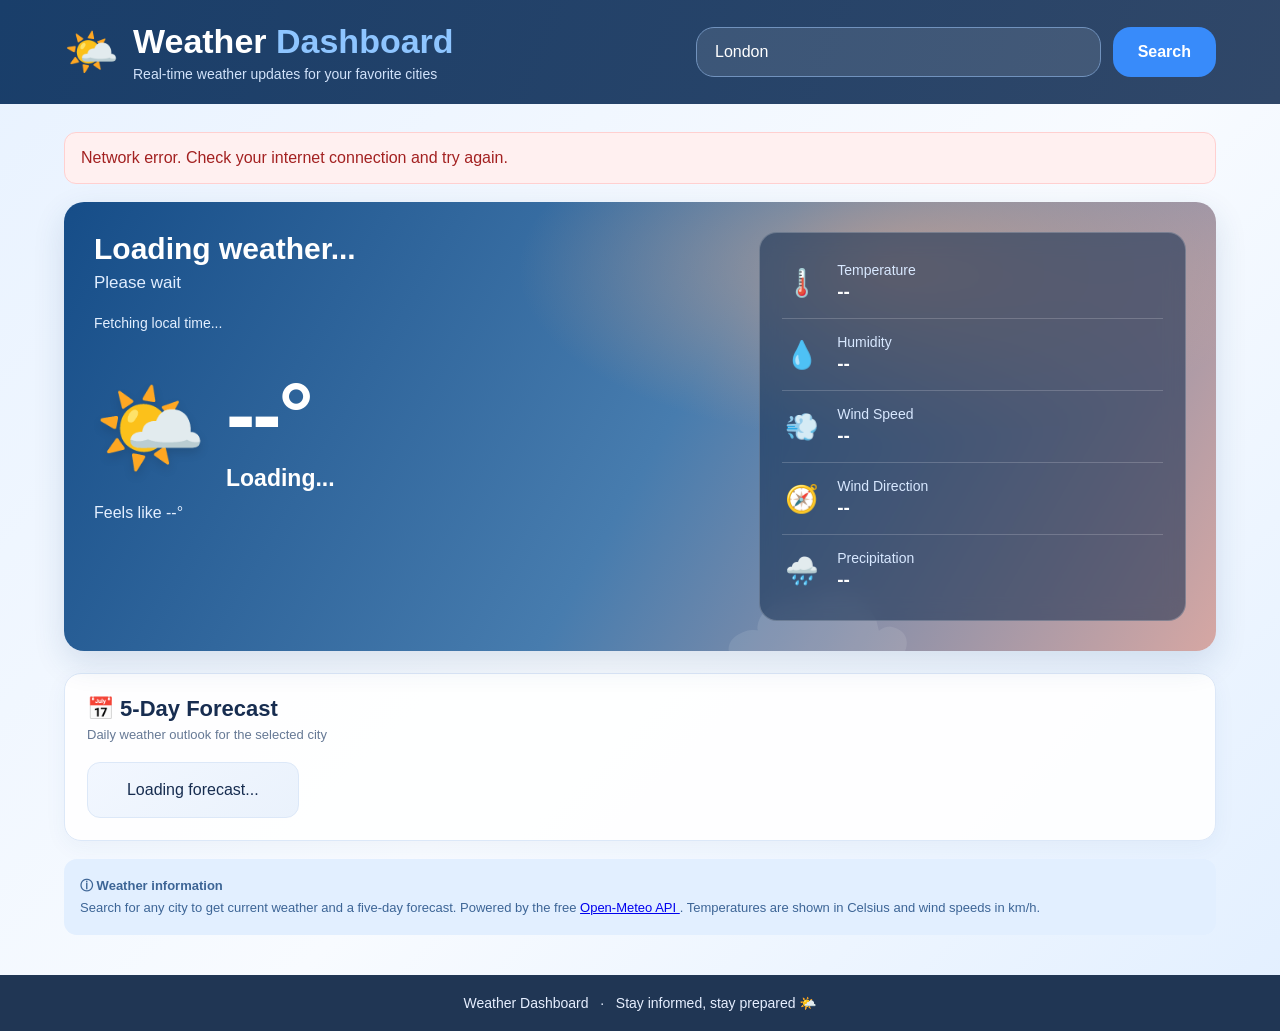
<file: Task4/T4.html>
<!DOCTYPE html>
<html lang="en">
<head>
<meta charset="UTF-8">
<meta name="viewport" content="width=device-width, initial-scale=1.0">
<title>Weather Dashboard</title>

<style>
:root {
    --primary: #2878f0;
    --dark: #172d50;
    --muted: #667995;
    --card: rgba(255,255,255,0.92);
    --border: #dce8f8;
}

* {
    margin: 0;
    padding: 0;
    box-sizing: border-box;
}

body {
    font-family: "Segoe UI", Arial, sans-serif;
    background: linear-gradient(135deg, #e8f2ff, #f8fbff 55%, #e2efff);
    color: var(--dark);
    min-height: 100vh;
}

header {
    background: linear-gradient(110deg, #193e6a, #304768);
    color: white;
    padding: 22px 5%;
    display: flex;
    align-items: center;
    justify-content: space-between;
    gap: 24px;
    flex-wrap: wrap;
}

.brand {
    display: flex;
    align-items: center;
    gap: 14px;
}

.brand-icon {
    font-size: 44px;
}

.brand h1 {
    font-size: clamp(23px, 3vw, 34px);
}

.brand h1 span {
    color: #8ec5ff;
}

.brand p {
    color: #d1e2fa;
    margin-top: 5px;
    font-size: 14px;
}

.search-form {
    display: flex;
    gap: 12px;
    max-width: 520px;
    width: 100%;
}

.search-form input {
    flex: 1;
    min-width: 0;
    padding: 15px 18px;
    border: 1px solid #7192bd;
    border-radius: 18px;
    background: rgba(255,255,255,0.1);
    color: white;
    font-size: 16px;
    outline: none;
}

.search-form input::placeholder {
    color: #d8e5f8;
}

.search-form input:focus {
    border-color: #8ec5ff;
    box-shadow: 0 0 0 3px rgba(142,197,255,.2);
}

.search-form button {
    border: none;
    border-radius: 18px;
    padding: 0 25px;
    background: #388bfa;
    color: white;
    font-weight: 700;
    font-size: 16px;
    cursor: pointer;
    transition: .2s;
}

.search-form button:hover {
    background: #176be0;
}

.search-form button:disabled {
    opacity: .65;
    cursor: wait;
}

main {
    max-width: 1450px;
    margin: auto;
    padding: 28px 5%;
}

.status {
    margin-bottom: 18px;
    padding: 13px 16px;
    border-radius: 12px;
    background: #e5f0ff;
    color: #24558d;
    display: none;
    line-height: 1.5;
}

.status.error {
    display: block;
    background: #fff0f0;
    color: #a32121;
    border: 1px solid #ffd0d0;
}

.status.info {
    display: block;
}

.hero {
    position: relative;
    overflow: hidden;
    min-height: 440px;
    padding: 30px;
    border-radius: 20px;
    color: white;
    background:
        radial-gradient(ellipse at 72% 15%, rgba(255,177,130,.55), transparent 32%),
        linear-gradient(120deg, #164d88, #477cae 52%, #d6a7a3);
    display: grid;
    grid-template-columns: 1.2fr .8fr;
    align-items: stretch;
    gap: 25px;
    box-shadow: 0 12px 32px rgba(30,70,120,.14);
}

.hero::before {
    content: "☁";
    position: absolute;
    font-size: 250px;
    right: 25%;
    bottom: -90px;
    color: rgba(255,255,255,.10);
    pointer-events: none;
}

.hero-main, .metrics {
    position: relative;
    z-index: 1;
}

.location {
    font-size: 30px;
    font-weight: 750;
    overflow-wrap: anywhere;
}

.country {
    margin-top: 7px;
    font-size: 17px;
    color: #e0edff;
}

.local-time {
    margin-top: 22px;
    font-size: 14px;
    color: #e3efff;
}

.current-weather {
    display: flex;
    align-items: center;
    gap: 20px;
    margin: 32px 0 12px;
    flex-wrap: wrap;
}

.weather-icon {
    font-size: 90px;
    line-height: 1.2;
    filter: drop-shadow(0 5px 5px rgba(0,0,0,.12));
}

.temperature {
    font-size: clamp(56px, 8vw, 88px);
    font-weight: 750;
    letter-spacing: -3px;
}

.condition {
    font-size: 23px;
    font-weight: 650;
}

.feels-like {
    margin-top: 12px;
    color: #e4efff;
}

.metrics {
    padding: 14px 22px;
    border: 1px solid rgba(255,255,255,.22);
    border-radius: 18px;
    background: rgba(14,40,75,.54);
    backdrop-filter: blur(10px);
    align-self: center;
}

.metric {
    display: flex;
    align-items: center;
    gap: 15px;
    padding: 15px 0;
    border-bottom: 1px solid rgba(255,255,255,.18);
}

.metric:last-child {
    border-bottom: none;
}

.metric-icon {
    font-size: 27px;
    width: 40px;
    text-align: center;
}

.metric-label {
    color: #d8e8ff;
    font-size: 14px;
}

.metric-value {
    font-size: 19px;
    font-weight: 700;
    margin-top: 3px;
}

.section {
    background: var(--card);
    border: 1px solid var(--border);
    border-radius: 17px;
    padding: 22px;
    margin-top: 22px;
    box-shadow: 0 6px 22px rgba(45,85,135,.05);
}

.section-heading {
    display: flex;
    justify-content: space-between;
    align-items: center;
    gap: 12px;
    flex-wrap: wrap;
    margin-bottom: 20px;
}

.section-heading h2 {
    font-size: 22px;
}

.section-heading p {
    color: var(--muted);
    font-size: 13px;
    margin-top: 5px;
}

.forecast {
    display: grid;
    grid-template-columns: repeat(5, minmax(0, 1fr));
    gap: 12px;
}

.forecast-card {
    text-align: center;
    padding: 18px 10px;
    border: 1px solid var(--border);
    border-radius: 13px;
    background: linear-gradient(145deg, #f2f7ff, #eaf2fc);
    transition: transform .2s, border-color .2s;
}

.forecast-card:hover {
    transform: translateY(-3px);
    border-color: #8dbaff;
}

.forecast-day {
    font-weight: 650;
    font-size: 14px;
}

.forecast-icon {
    font-size: 42px;
    margin: 18px 0;
}

.forecast-temp {
    font-size: 22px;
    font-weight: 750;
}

.forecast-range {
    font-size: 13px;
    color: var(--muted);
    margin-top: 5px;
}

.forecast-condition {
    font-size: 12px;
    color: #405d85;
    margin-top: 12px;
}

.info-bar {
    margin-top: 18px;
    padding: 16px;
    border-radius: 13px;
    background: #e2efff;
    color: #3d6596;
    font-size: 13px;
    line-height: 1.7;
}

footer {
    background: #203654;
    color: #e6efff;
    text-align: center;
    padding: 20px;
    font-size: 14px;
    margin-top: 12px;
}

@media (max-width: 850px) {
    .hero {
        grid-template-columns: 1fr;
    }

    .metrics {
        align-self: stretch;
    }

    .forecast {
        grid-template-columns: repeat(3, minmax(0, 1fr));
    }
}

@media (max-width: 520px) {
    header {
        padding: 20px 5%;
    }

    .brand-icon {
        font-size: 34px;
    }

    .brand p {
        font-size: 12px;
    }

    .search-form {
        gap: 8px;
    }

    .search-form input {
        padding: 12px;
        font-size: 14px;
    }

    .search-form button {
        padding: 0 16px;
        font-size: 14px;
    }

    main {
        padding: 20px 4%;
    }

    .hero {
        padding: 22px 18px;
        min-height: auto;
    }

    .location {
        font-size: 25px;
    }

    .current-weather {
        gap: 12px;
        margin-top: 24px;
    }

    .weather-icon {
        font-size: 65px;
    }

    .temperature {
        font-size: 57px;
    }

    .condition {
        font-size: 19px;
    }

    .metrics {
        padding: 12px 16px;
    }

    .forecast {
        grid-template-columns: repeat(2, minmax(0, 1fr));
    }

    .section {
        padding: 16px;
    }
}
</style>
</head>

<body>

<header>
    <div class="brand">
        <div class="brand-icon">🌤️</div>
        <div>
            <h1>Weather <span>Dashboard</span></h1>
            <p>Real-time weather updates for your favorite cities</p>
        </div>
    </div>

    <form class="search-form" id="searchForm">
        <input
            id="cityInput"
            type="search"
            placeholder="Search a city..."
            aria-label="Enter city name"
            value="London"
            required
            maxlength="100"
        >
        <button id="searchButton" type="submit">Search</button>
    </form>
</header>

<main>
    <div id="status" class="status" role="status" aria-live="polite"></div>

    <section class="hero" aria-label="Current weather">
        <div class="hero-main">
            <div class="location" id="cityName">Loading weather...</div>
            <div class="country" id="countryName">Please wait</div>
            <div class="local-time" id="localTime">Fetching local time...</div>

            <div class="current-weather">
                <div class="weather-icon" id="currentIcon">🌤️</div>
                <div>
                    <div class="temperature" id="temperature">--°</div>
                    <div class="condition" id="condition">Loading...</div>
                </div>
            </div>

            <div class="feels-like" id="feelsLike">Feels like --°</div>
        </div>

        <div class="metrics">
            <div class="metric">
                <div class="metric-icon">🌡️</div>
                <div>
                    <div class="metric-label">Temperature</div>
                    <div class="metric-value" id="metricTemp">--</div>
                </div>
            </div>

            <div class="metric">
                <div class="metric-icon">💧</div>
                <div>
                    <div class="metric-label">Humidity</div>
                    <div class="metric-value" id="humidity">--</div>
                </div>
            </div>

            <div class="metric">
                <div class="metric-icon">💨</div>
                <div>
                    <div class="metric-label">Wind Speed</div>
                    <div class="metric-value" id="windSpeed">--</div>
                </div>
            </div>

            <div class="metric">
                <div class="metric-icon">🧭</div>
                <div>
                    <div class="metric-label">Wind Direction</div>
                    <div class="metric-value" id="windDirection">--</div>
                </div>
            </div>

            <div class="metric">
                <div class="metric-icon">🌧️</div>
                <div>
                    <div class="metric-label">Precipitation</div>
                    <div class="metric-value" id="precipitation">--</div>
                </div>
            </div>
        </div>
    </section>

    <section class="section">
        <div class="section-heading">
            <div>
                <h2>📅 5-Day Forecast</h2>
                <p>Daily weather outlook for the selected city</p>
            </div>
        </div>

        <div class="forecast" id="forecast">
            <div class="forecast-card">Loading forecast...</div>
        </div>
    </section>

    <div class="info-bar">
        <strong>ⓘ Weather information</strong><br>
        Search for any city to get current weather and a five-day forecast.
        Powered by the free
        <a href="https://open-meteo.com/" target="_blank" rel="noopener noreferrer">
            Open-Meteo API
        </a>.
        Temperatures are shown in Celsius and wind speeds in km/h.
    </div>
</main>

<footer>
    Weather Dashboard &nbsp; · &nbsp; Stay informed, stay prepared 🌤️
</footer>

<script>
"use strict";

const searchForm = document.getElementById("searchForm");
const cityInput = document.getElementById("cityInput");
const searchButton = document.getElementById("searchButton");
const statusBox = document.getElementById("status");

let requestNumber = 0;

const weatherDescriptions = {
    0:  { text: "Clear Sky", icon: "☀️" },
    1:  { text: "Mainly Clear", icon: "🌤️" },
    2:  { text: "Partly Cloudy", icon: "⛅" },
    3:  { text: "Overcast", icon: "☁️" },
    45: { text: "Foggy", icon: "🌫️" },
    48: { text: "Rime Fog", icon: "🌫️" },
    51: { text: "Light Drizzle", icon: "🌦️" },
    53: { text: "Moderate Drizzle", icon: "🌦️" },
    55: { text: "Dense Drizzle", icon: "🌧️" },
    56: { text: "Freezing Drizzle", icon: "🌧️" },
    57: { text: "Heavy Freezing Drizzle", icon: "🌧️" },
    61: { text: "Slight Rain", icon: "🌦️" },
    63: { text: "Moderate Rain", icon: "🌧️" },
    65: { text: "Heavy Rain", icon: "🌧️" },
    66: { text: "Freezing Rain", icon: "🌧️" },
    67: { text: "Heavy Freezing Rain", icon: "🌧️" },
    71: { text: "Slight Snow", icon: "🌨️" },
    73: { text: "Moderate Snow", icon: "❄️" },
    75: { text: "Heavy Snow", icon: "❄️" },
    77: { text: "Snow Grains", icon: "🌨️" },
    80: { text: "Rain Showers", icon: "🌦️" },
    81: { text: "Moderate Showers", icon: "🌧️" },
    82: { text: "Violent Showers", icon: "⛈️" },
    85: { text: "Snow Showers", icon: "🌨️" },
    86: { text: "Heavy Snow Showers", icon: "❄️" },
    95: { text: "Thunderstorm", icon: "⛈️" },
    96: { text: "Thunderstorm with Hail", icon: "⛈️" },
    99: { text: "Severe Thunderstorm", icon: "⛈️" }
};

function getWeather(code) {
    return weatherDescriptions[code] || {
        text: "Unknown Conditions",
        icon: "🌡️"
    };
}

function showStatus(message, type = "info") {
    statusBox.textContent = message;
    statusBox.className = "status " + type;
}

function clearStatus() {
    statusBox.textContent = "";
    statusBox.className = "status";
}

async function fetchJSON(url) {
    const response = await fetch(url);

    if (!response.ok) {
        throw new Error(
            "The weather service returned an error (" +
            response.status + "). Please try again."
        );
    }

    return await response.json();
}

function getWindDirection(degrees) {
    const directions = [
        "N", "NE", "E", "SE",
        "S", "SW", "W", "NW"
    ];

    return directions[
        Math.round(degrees / 45) % 8
    ];
}

function formatDate(dateString, options) {
    const date = new Date(dateString + "T12:00:00");

    return date.toLocaleDateString("en-US", options);
}

function displayCurrentWeather(place, data) {
    const current = data.current;
    const weather = getWeather(current.weather_code);

    document.getElementById("cityName").textContent =
        place.name;

    const region = [
        place.admin1,
        place.country
    ].filter(Boolean);

    document.getElementById("countryName").textContent =
        [...new Set(region)].join(", ");

    document.getElementById("localTime").textContent =
        "🕒 Local time: " + current.time.replace("T", " ");

    document.getElementById("currentIcon").textContent =
        weather.icon;

    document.getElementById("temperature").textContent =
        Math.round(current.temperature_2m) + "°C";

    document.getElementById("condition").textContent =
        weather.text;

    document.getElementById("feelsLike").textContent =
        "Feels like " +
        Math.round(current.apparent_temperature) + "°C";

    document.getElementById("metricTemp").textContent =
        current.temperature_2m + "°C";

    document.getElementById("humidity").textContent =
        current.relative_humidity_2m + "%";

    document.getElementById("windSpeed").textContent =
        current.wind_speed_10m + " km/h";

    document.getElementById("windDirection").textContent =
        getWindDirection(current.wind_direction_10m);

    document.getElementById("precipitation").textContent =
        current.precipitation + " mm";
}

function displayForecast(daily) {
    const forecastContainer = document.getElementById("forecast");
    forecastContainer.replaceChildren();

    for (let i = 0; i < daily.time.length; i++) {
        const weather = getWeather(daily.weather_code[i]);

        const card = document.createElement("article");
        card.className = "forecast-card";

        const day = document.createElement("div");
        day.className = "forecast-day";
        day.textContent = i === 0
            ? "Today"
            : formatDate(daily.time[i], {
                weekday: "short",
                month: "short",
                day: "numeric"
            });

        const icon = document.createElement("div");
        icon.className = "forecast-icon";
        icon.textContent = weather.icon;
        icon.setAttribute("aria-label", weather.text);

        const temperature = document.createElement("div");
        temperature.className = "forecast-temp";
        temperature.textContent =
            Math.round(daily.temperature_2m_max[i]) + "°C";

        const range = document.createElement("div");
        range.className = "forecast-range";
        range.textContent =
            Math.round(daily.temperature_2m_min[i]) +
            "° / " +
            Math.round(daily.temperature_2m_max[i]) + "°";

        const condition = document.createElement("div");
        condition.className = "forecast-condition";
        condition.textContent = weather.text;

        card.append(day, icon, temperature, range, condition);
        forecastContainer.appendChild(card);
    }
}

async function searchWeather(city) {
    const thisRequest = ++requestNumber;

    searchButton.disabled = true;
    searchButton.textContent = "Searching...";
    showStatus("Fetching weather data for " + city + "...");

    try {
        const geocodingURL =
            "https://geocoding-api.open-meteo.com/v1/search?" +
            new URLSearchParams({
                name: city,
                count: "1",
                language: "en",
                format: "json"
            });

        const locationData = await fetchJSON(geocodingURL);

        if (thisRequest !== requestNumber) return;

        if (!locationData.results || locationData.results.length === 0) {
            throw new Error(
                "City not found. Check the spelling and try another city."
            );
        }

        const place = locationData.results[0];

        const weatherURL =
            "https://api.open-meteo.com/v1/forecast?" +
            new URLSearchParams({
                latitude: String(place.latitude),
                longitude: String(place.longitude),
                current: [
                    "temperature_2m",
                    "relative_humidity_2m",
                    "apparent_temperature",
                    "is_day",
                    "precipitation",
                    "weather_code",
                    "wind_speed_10m",
                    "wind_direction_10m"
                ].join(","),
                daily: [
                    "weather_code",
                    "temperature_2m_max",
                    "temperature_2m_min"
                ].join(","),
                timezone: "auto",
                forecast_days: "5",
                temperature_unit: "celsius",
                wind_speed_unit: "kmh"
            });

        const weatherData = await fetchJSON(weatherURL);

        if (thisRequest !== requestNumber) return;

        if (!weatherData.current || !weatherData.daily) {
            throw new Error("Weather data is incomplete. Please try again.");
        }

        displayCurrentWeather(place, weatherData);
        displayForecast(weatherData.daily);

        clearStatus();
    } catch (error) {
        if (thisRequest !== requestNumber) return;

        showStatus(
            error instanceof TypeError
                ? "Network error. Check your internet connection and try again."
                : error.message || "Unable to fetch weather data.",
            "error"
        );
    } finally {
        if (thisRequest === requestNumber) {
            searchButton.disabled = false;
            searchButton.textContent = "Search";
        }
    }
}

searchForm.addEventListener("submit", function(event) {
    event.preventDefault();

    const city = cityInput.value.trim();

    if (!city) {
        showStatus("Please enter a city name.", "error");
        cityInput.focus();
        return;
    }

    searchWeather(city);
});

searchWeather("London");
</script>

</body>
</html>
</file>
